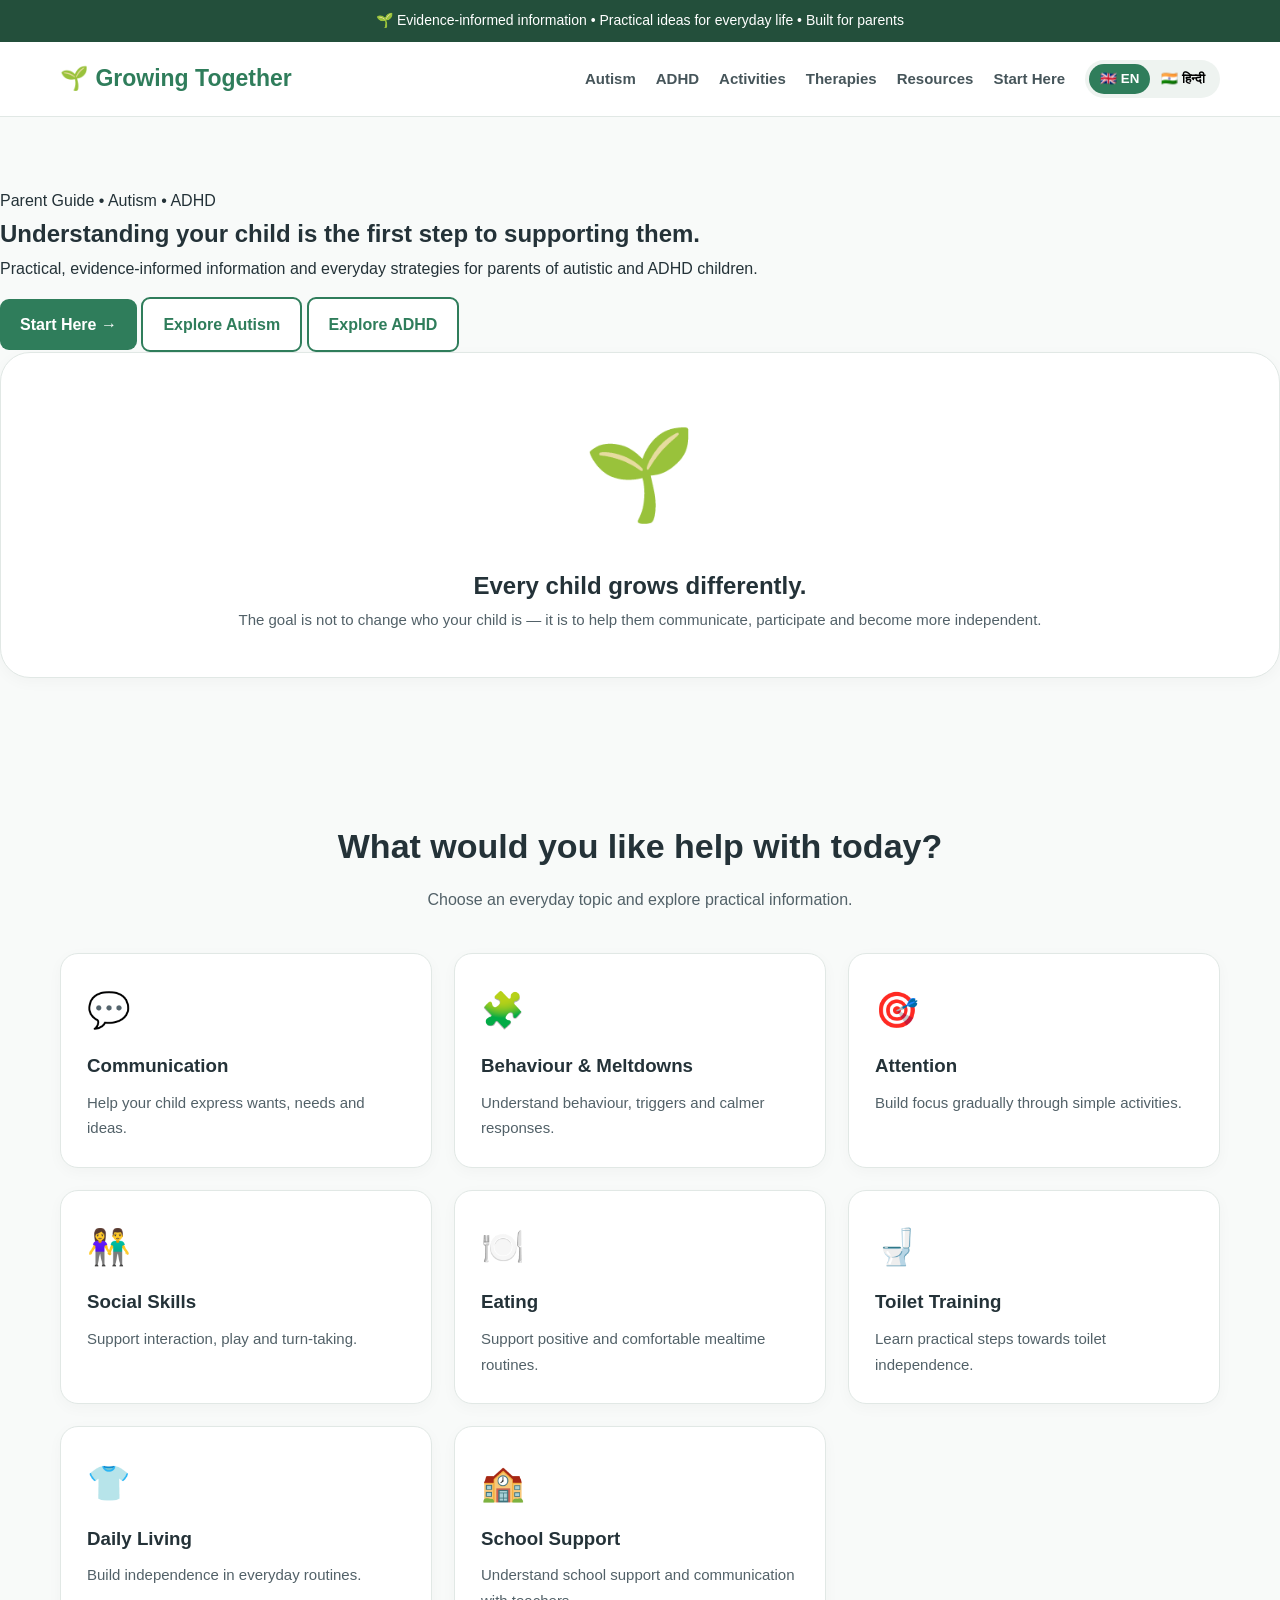
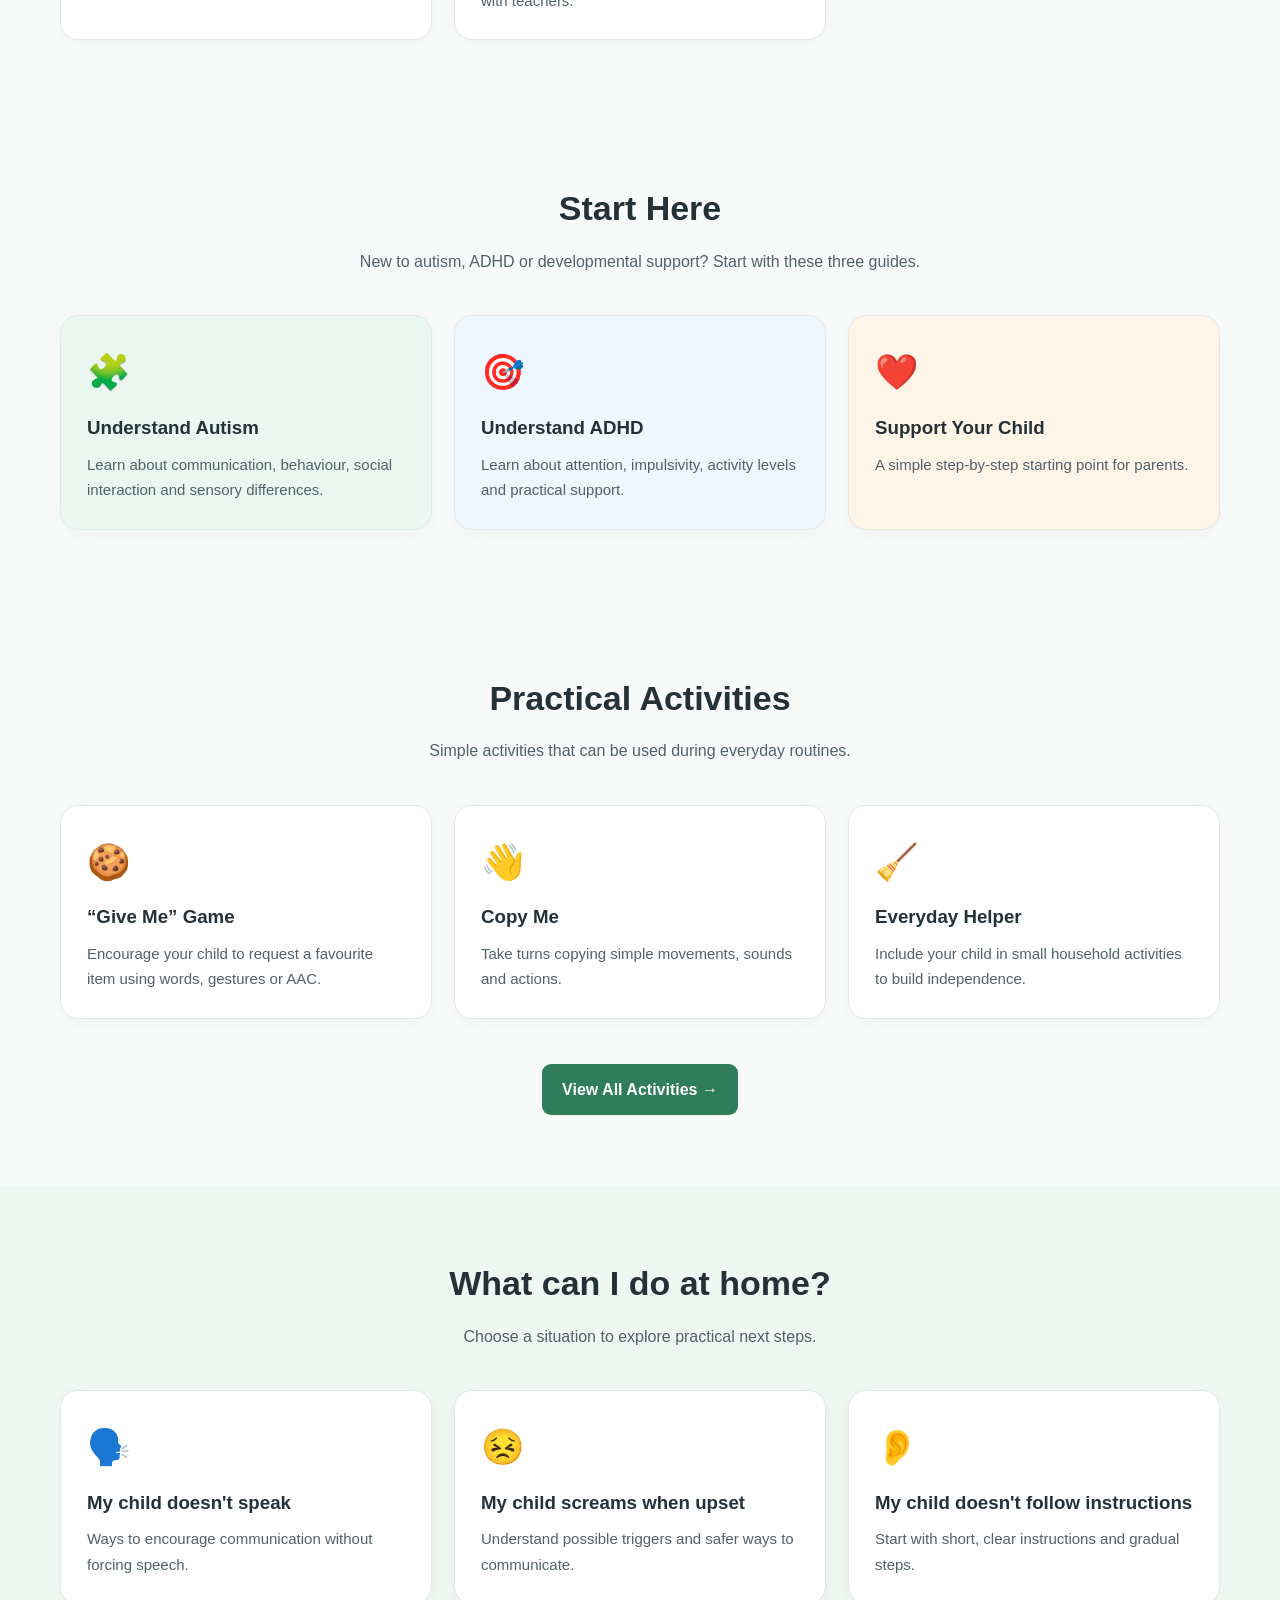
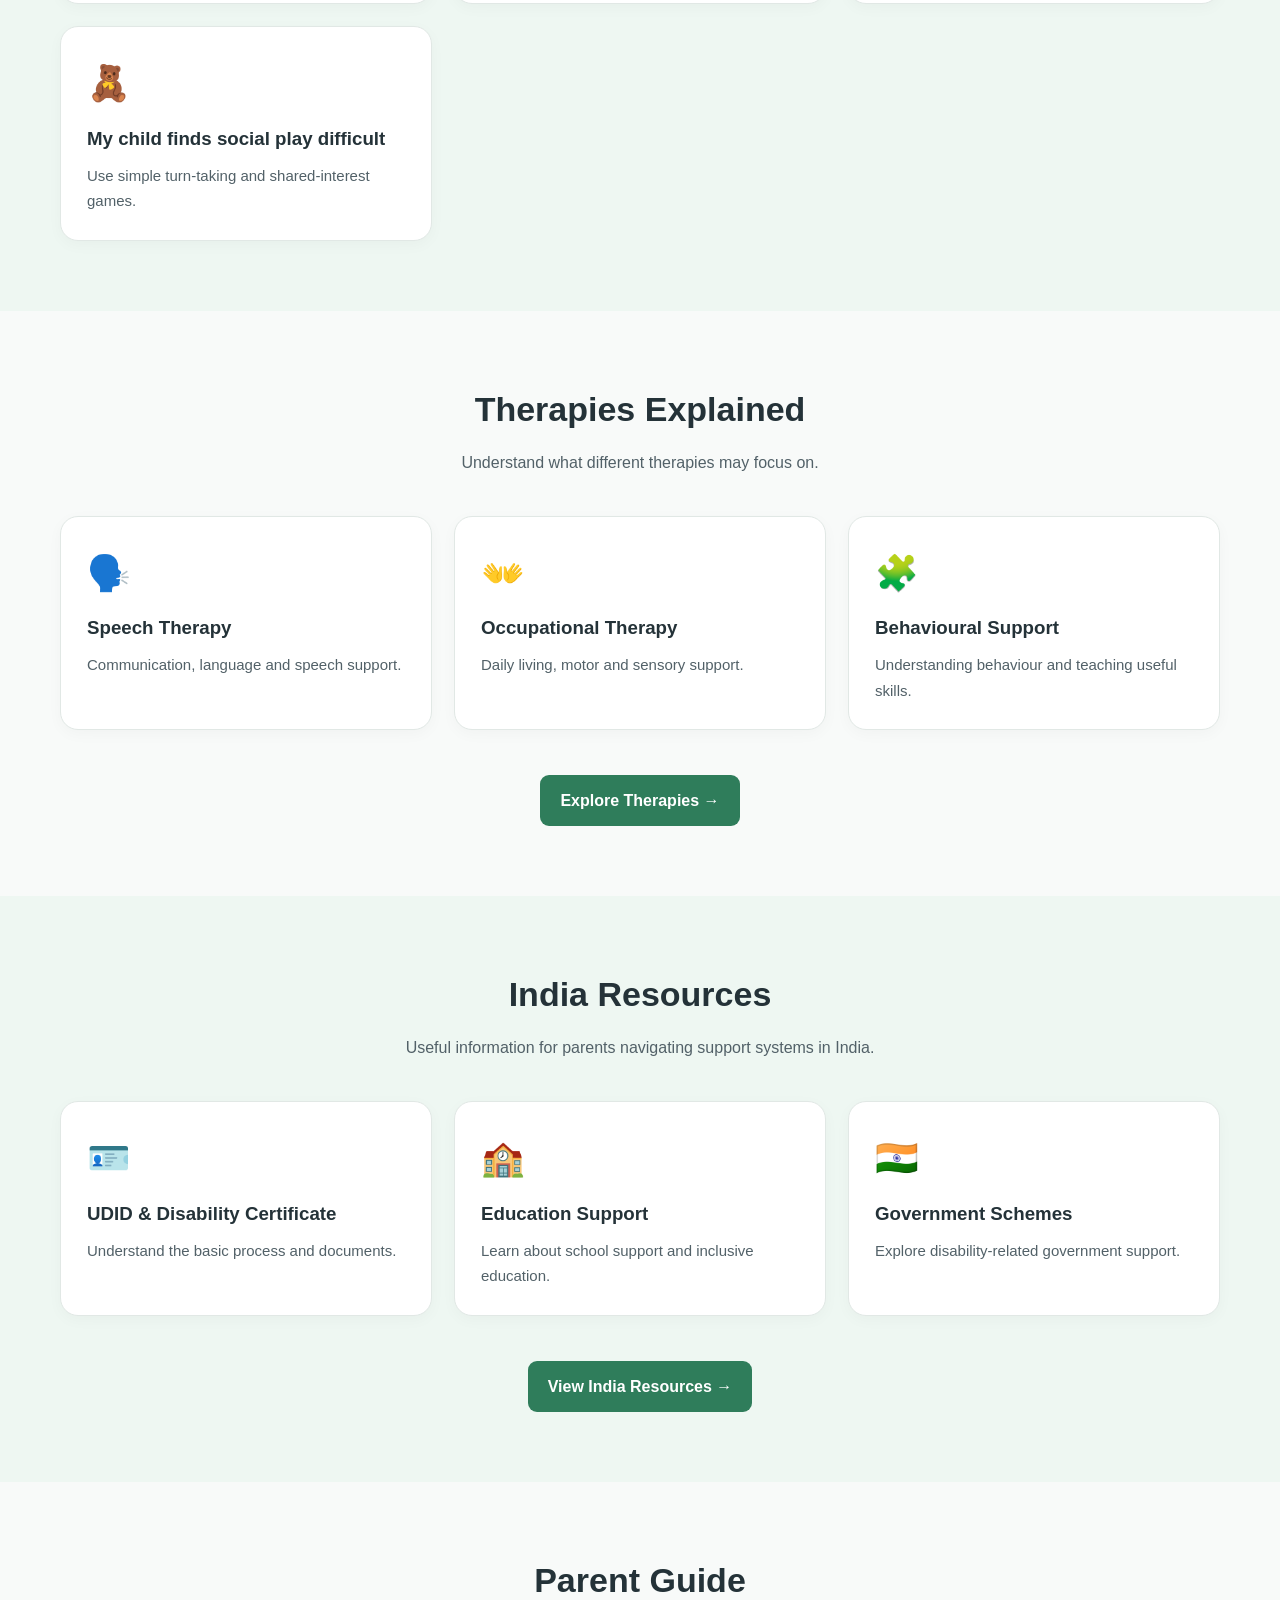
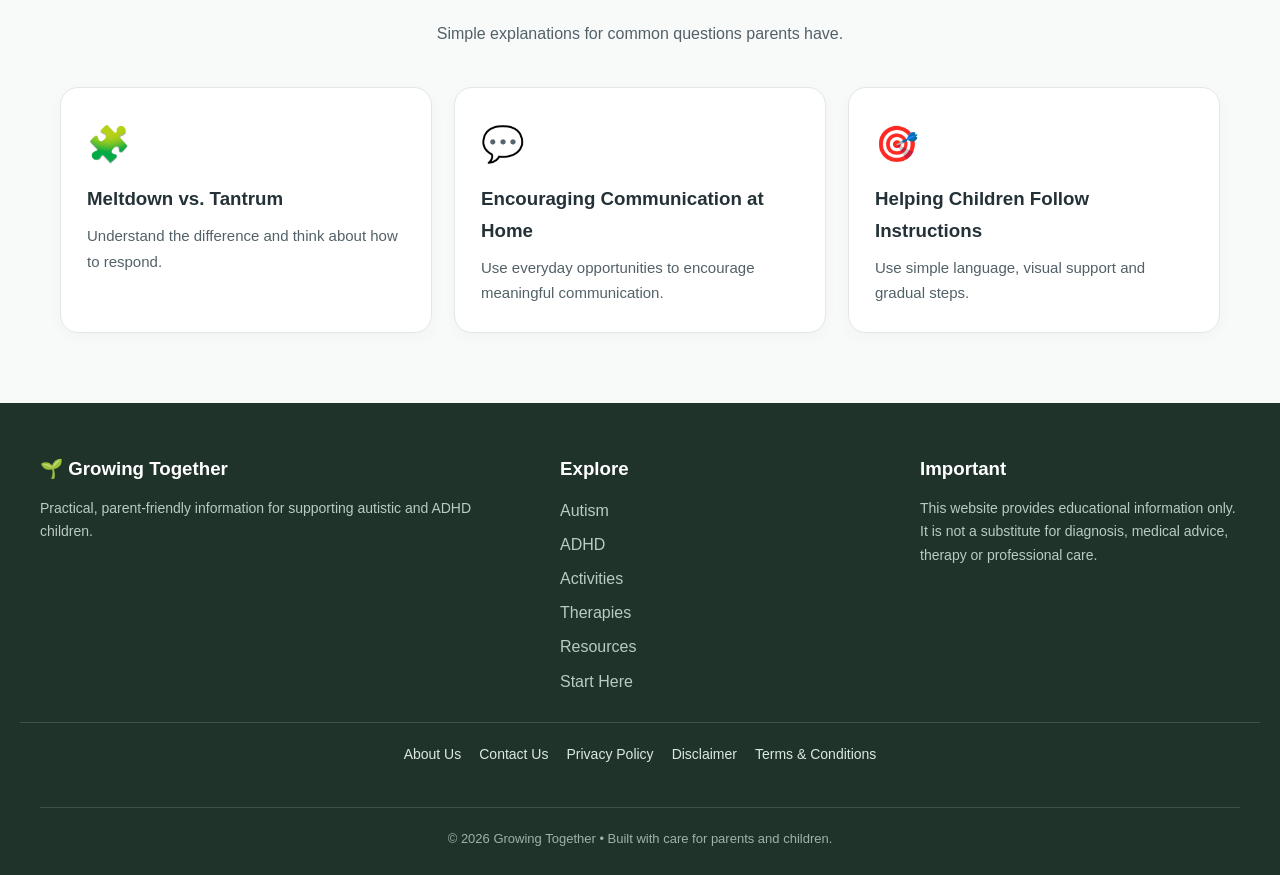
<file: index.html>
<!DOCTYPE html>
<html lang="en">

<head>
    <meta charset="UTF-8">
    <meta name="viewport" content="width=device-width, initial-scale=1.0">

    <title>Growing Together | Autism & ADHD Parent Guide</title>

    <!-- Common CSS -->
    <link rel="stylesheet" href="style.css">
</head>

<body>

<!-- =====================================================
     TOP BAR
===================================================== -->

<div class="topbar"
     data-en="🌱 Evidence-informed information • Practical ideas for everyday life • Built for parents"
     data-hi="🌱 प्रमाण-आधारित जानकारी • रोज़मर्रा की ज़िंदगी के लिए उपयोगी सुझाव • माता-पिता के लिए बनाया गया">

    🌱 Evidence-informed information • Practical ideas for everyday life • Built for parents

</div>


<!-- =====================================================
     HEADER / NAVIGATION
===================================================== -->

<header>

    <nav class="navbar">

        <!-- LOGO -->
        <a href="index.html" class="logo">
            🌱 Growing Together
        </a>


        <div class="nav-right">

            <!-- NAVIGATION LINKS -->

            <div class="nav-links" id="navLinks">

                <a href="autism.html"
                   data-en="Autism"
                   data-hi="ऑटिज़्म">
                    Autism
                </a>

                <a href="adhd.html"
                   data-en="ADHD"
                   data-hi="ADHD">
                    ADHD
                </a>

                <a href="activities.html"
                   data-en="Activities"
                   data-hi="गतिविधियाँ">
                    Activities
                </a>

                <a href="therapies.html"
                   data-en="Therapies"
                   data-hi="थेरेपी">
                    Therapies
                </a>

                <a href="resources.html"
                   data-en="Resources"
                   data-hi="संसाधन">
                    Resources
                </a>

                <a href="start-here.html"
                   data-en="Start Here"
                   data-hi="यहाँ से शुरू करें">
                    Start Here
                </a>

            </div>


            <!-- LANGUAGE SWITCH -->

            <div class="language-switch">

                <button id="enBtn" class="active">
                    🇬🇧 EN
                </button>

                <button id="hiBtn">
                    🇮🇳 हिन्दी
                </button>

            </div>


            <!-- MOBILE MENU -->

            <button class="menu-btn" id="menuBtn">
                ☰
            </button>

        </div>

    </nav>

</header>



<!-- =====================================================
     HERO SECTION
===================================================== -->

<section class="hero">

    <div class="hero-inner">


        <!-- HERO CONTENT -->

        <div>

            <span class="badge"
                  data-en="Parent Guide • Autism • ADHD"
                  data-hi="Parent Guide • ऑटिज़्म • ADHD">

                Parent Guide • Autism • ADHD

            </span>


            <h1
                data-en="Understanding your child is the first step to supporting them."
                data-hi="अपने बच्चे को समझना, उसका सहयोग करने की पहली सीढ़ी है।">

                Understanding your child is the first step to supporting them.

            </h1>


            <p
                data-en="Practical, evidence-informed information and everyday strategies for parents of autistic and ADHD children."
                data-hi="ऑटिज़्म और ADHD वाले बच्चों के माता-पिता के लिए सरल, प्रमाण-आधारित जानकारी और रोज़मर्रा में काम आने वाले सुझाव।">

                Practical, evidence-informed information and everyday strategies for parents of autistic and ADHD children.

            </p>


            <div class="buttons">

                <a href="start-here.html"
                   class="button"
                   data-en="Start Here →"
                   data-hi="यहाँ से शुरू करें →">

                    Start Here →

                </a>


                <a href="autism.html"
                   class="button light"
                   data-en="Explore Autism"
                   data-hi="ऑटिज़्म समझें">

                    Explore Autism

                </a>


                <a href="adhd.html"
                   class="button light"
                   data-en="Explore ADHD"
                   data-hi="ADHD समझें">

                    Explore ADHD

                </a>

            </div>

        </div>



        <!-- HERO CARD -->

        <div class="card"
             style="text-align:center;padding:45px 30px;border-radius:30px;">

            <div style="font-size:90px;margin-bottom:15px;">
                🌱
            </div>


            <h2
                data-en="Every child grows differently."
                data-hi="हर बच्चा अपने तरीके से आगे बढ़ता है।">

                Every child grows differently.

            </h2>


            <p
                data-en="The goal is not to change who your child is — it is to help them communicate, participate and become more independent."
                data-hi="लक्ष्य बच्चे को बदलना नहीं है — बल्कि उसकी communication, भागीदारी और आत्मनिर्भरता को बढ़ाने में मदद करना है।">

                The goal is not to change who your child is — it is to help them communicate, participate and become more independent.

            </p>

        </div>

    </div>

</section>



<!-- =====================================================
     WHAT DO YOU NEED HELP WITH?
===================================================== -->

<section>

    <div class="container">


        <div class="section-title">

            <h2
                data-en="What would you like help with today?"
                data-hi="आज आपको किस विषय में मदद चाहिए?">

                What would you like help with today?

            </h2>


            <p
                data-en="Choose an everyday topic and explore practical information."
                data-hi="रोज़मर्रा की किसी समस्या को चुनें और उससे जुड़ी practical information देखें।">

                Choose an everyday topic and explore practical information.

            </p>

        </div>



        <div class="grid">


            <!-- COMMUNICATION -->

            <a href="communication.html"
               class="card">

                <div class="icon">
                    💬
                </div>

                <h3
                    data-en="Communication"
                    data-hi="Communication">

                    Communication

                </h3>

                <p
                    data-en="Help your child express wants, needs and ideas."
                    data-hi="बच्चे को अपनी जरूरत, इच्छा और विचार व्यक्त करने में मदद करें।">

                    Help your child express wants, needs and ideas.

                </p>

            </a>



            <!-- BEHAVIOUR -->

            <a href="behaviour.html"
               class="card">

                <div class="icon">
                    🧩
                </div>

                <h3
                    data-en="Behaviour & Meltdowns"
                    data-hi="Behaviour और Meltdown">

                    Behaviour & Meltdowns

                </h3>

                <p
                    data-en="Understand behaviour, triggers and calmer responses."
                    data-hi="Behaviour, triggers और शांत तरीके से response देना समझें।">

                    Understand behaviour, triggers and calmer responses.

                </p>

            </a>



            <!-- ATTENTION -->

            <a href="attention.html"
               class="card">

                <div class="icon">
                    🎯
                </div>

                <h3
                    data-en="Attention"
                    data-hi="Attention">

                    Attention

                </h3>

                <p
                    data-en="Build focus gradually through simple activities."
                    data-hi="सरल activities के माध्यम से धीरे-धीरे focus बढ़ाएँ।">

                    Build focus gradually through simple activities.

                </p>

            </a>



            <!-- SOCIAL SKILLS -->

            <a href="social-skills.html"
               class="card">

                <div class="icon">
                    👫
                </div>

                <h3
                    data-en="Social Skills"
                    data-hi="Social Skills">

                    Social Skills

                </h3>

                <p
                    data-en="Support interaction, play and turn-taking."
                    data-hi="Interaction, play और turn-taking में support करें।">

                    Support interaction, play and turn-taking.

                </p>

            </a>



            <!-- EATING -->

            <a href="eating.html"
               class="card">

                <div class="icon">
                    🍽️
                </div>

                <h3
                    data-en="Eating"
                    data-hi="Eating">

                    Eating

                </h3>

                <p
                    data-en="Support positive and comfortable mealtime routines."
                    data-hi="खाने के समय अच्छी और comfortable routines बनाने में मदद करें।">

                    Support positive and comfortable mealtime routines.

                </p>

            </a>



            <!-- TOILET TRAINING -->

            <a href="toilet-training.html"
               class="card">

                <div class="icon">
                    🚽
                </div>

                <h3
                    data-en="Toilet Training"
                    data-hi="Toilet Training">

                    Toilet Training

                </h3>

                <p
                    data-en="Learn practical steps towards toilet independence."
                    data-hi="Toilet में independence के लिए practical steps सीखें।">

                    Learn practical steps towards toilet independence.

                </p>

            </a>



            <!-- DAILY LIVING -->

            <a href="daily-living.html"
               class="card">

                <div class="icon">
                    👕
                </div>

                <h3
                    data-en="Daily Living"
                    data-hi="Daily Living">

                    Daily Living

                </h3>

                <p
                    data-en="Build independence in everyday routines."
                    data-hi="रोज़मर्रा की routines में independence बढ़ाएँ।">

                    Build independence in everyday routines.

                </p>

            </a>



            <!-- SCHOOL SUPPORT -->

            <a href="school-support.html"
               class="card">

                <div class="icon">
                    🏫
                </div>

                <h3
                    data-en="School Support"
                    data-hi="School Support">

                    School Support

                </h3>

                <p
                    data-en="Understand school support and communication with teachers."
                    data-hi="School support और teachers के साथ communication को समझें।">

                    Understand school support and communication with teachers.

                </p>

            </a>


        </div>

    </div>

</section>



<!-- =====================================================
     START HERE
===================================================== -->

<section>

    <div class="container">


        <div class="section-title">

            <h2
                data-en="Start Here"
                data-hi="यहाँ से शुरू करें">

                Start Here

            </h2>


            <p
                data-en="New to autism, ADHD or developmental support? Start with these three guides."
                data-hi="Autism, ADHD या developmental support के बारे में पहली बार जान रहे हैं? इन तीन guides से शुरुआत करें।">

                New to autism, ADHD or developmental support? Start with these three guides.

            </p>

        </div>



        <div class="grid">


            <!-- AUTISM -->

            <a href="autism.html"
               class="card"
               style="background:#eaf7f0;">

                <div class="icon">
                    🧩
                </div>

                <h3
                    data-en="Understand Autism"
                    data-hi="ऑटिज़्म को समझें">

                    Understand Autism

                </h3>

                <p
                    data-en="Learn about communication, behaviour, social interaction and sensory differences."
                    data-hi="Communication, behaviour, social interaction और sensory differences के बारे में जानें।">

                    Learn about communication, behaviour, social interaction and sensory differences.

                </p>

            </a>



            <!-- ADHD -->

            <a href="adhd.html"
               class="card"
               style="background:#eef6ff;">

                <div class="icon">
                    🎯
                </div>

                <h3
                    data-en="Understand ADHD"
                    data-hi="ADHD को समझें">

                    Understand ADHD

                </h3>

                <p
                    data-en="Learn about attention, impulsivity, activity levels and practical support."
                    data-hi="Attention, impulsivity, activity level और practical support के बारे में जानें।">

                    Learn about attention, impulsivity, activity levels and practical support.

                </p>

            </a>



            <!-- SUPPORT -->

            <a href="start-here.html"
               class="card"
               style="background:#fff4e8;">

                <div class="icon">
                    ❤️
                </div>

                <h3
                    data-en="Support Your Child"
                    data-hi="अपने बच्चे का सहयोग करें">

                    Support Your Child

                </h3>

                <p
                    data-en="A simple step-by-step starting point for parents."
                    data-hi="Parents के लिए step-by-step simple starting guide।">

                    A simple step-by-step starting point for parents.

                </p>

            </a>


        </div>

    </div>

</section>



<!-- =====================================================
     PRACTICAL ACTIVITIES
===================================================== -->

<section>

    <div class="container">


        <div class="section-title">

            <h2
                data-en="Practical Activities"
                data-hi="आसान और उपयोगी Activities">

                Practical Activities

            </h2>


            <p
                data-en="Simple activities that can be used during everyday routines."
                data-hi="ऐसी simple activities जिन्हें रोज़मर्रा की routines में किया जा सकता है।">

                Simple activities that can be used during everyday routines.

            </p>

        </div>



        <div class="grid">


            <div class="card">

                <div class="icon">
                    🍪
                </div>

                <h3
                    data-en="“Give Me” Game"
                    data-hi="“मुझे दो” Game">

                    “Give Me” Game

                </h3>

                <p
                    data-en="Encourage your child to request a favourite item using words, gestures or AAC."
                    data-hi="बच्चे को words, gestures या AAC से पसंदीदा चीज़ मांगने के लिए encourage करें।">

                    Encourage your child to request a favourite item using words, gestures or AAC.

                </p>

            </div>



            <div class="card">

                <div class="icon">
                    👋
                </div>

                <h3
                    data-en="Copy Me"
                    data-hi="मेरी नकल करो">

                    Copy Me

                </h3>

                <p
                    data-en="Take turns copying simple movements, sounds and actions."
                    data-hi="Simple movements, sounds और actions की बारी-बारी से नकल करें।">

                    Take turns copying simple movements, sounds and actions.

                </p>

            </div>



            <div class="card">

                <div class="icon">
                    🧹
                </div>

                <h3
                    data-en="Everyday Helper"
                    data-hi="घर का छोटा Helper">

                    Everyday Helper

                </h3>

                <p
                    data-en="Include your child in small household activities to build independence."
                    data-hi="Independence बढ़ाने के लिए बच्चे को छोटे household activities में शामिल करें।">

                    Include your child in small household activities to build independence.

                </p>

            </div>


        </div>


        <div style="text-align:center;margin-top:30px;">

            <a href="activities.html"
               class="button"
               data-en="View All Activities →"
               data-hi="सभी Activities देखें →">

                View All Activities →

            </a>

        </div>

    </div>

</section>



<!-- =====================================================
     WHAT CAN I DO AT HOME?
===================================================== -->

<section style="background:#eef7f2;">

    <div class="container">


        <div class="section-title">

            <h2
                data-en="What can I do at home?"
                data-hi="मैं घर पर क्या कर सकता/सकती हूँ?">

                What can I do at home?

            </h2>


            <p
                data-en="Choose a situation to explore practical next steps."
                data-hi="किसी situation को चुनें और उसके practical next steps देखें।">

                Choose a situation to explore practical next steps.

            </p>

        </div>



        <div class="grid">


            <!-- SPEECH -->

            <a href="communication.html"
               class="card">

                <div class="icon">
                    🗣️
                </div>

                <h3
                    data-en="My child doesn't speak"
                    data-hi="मेरा बच्चा बोलता नहीं है">

                    My child doesn't speak

                </h3>

                <p
                    data-en="Ways to encourage communication without forcing speech."
                    data-hi="Speech के लिए दबाव डाले बिना communication को encourage करने के तरीके।">

                    Ways to encourage communication without forcing speech.

                </p>

            </a>



            <!-- MELTDOWN -->

            <a href="behaviour.html"
               class="card">

                <div class="icon">
                    😣
                </div>

                <h3
                    data-en="My child screams when upset"
                    data-hi="परेशान होने पर मेरा बच्चा चिल्लाता है">

                    My child screams when upset

                </h3>

                <p
                    data-en="Understand possible triggers and safer ways to communicate."
                    data-hi="Possible triggers और communication के सुरक्षित तरीकों को समझें।">

                    Understand possible triggers and safer ways to communicate.

                </p>

            </a>



            <!-- INSTRUCTIONS -->

            <a href="attention.html"
               class="card">

                <div class="icon">
                    👂
                </div>

                <h3
                    data-en="My child doesn't follow instructions"
                    data-hi="मेरा बच्चा instructions follow नहीं करता">

                    My child doesn't follow instructions

                </h3>

                <p
                    data-en="Start with short, clear instructions and gradual steps."
                    data-hi="छोटे और clear instructions से शुरुआत करें।">

                    Start with short, clear instructions and gradual steps.

                </p>

            </a>



            <!-- SOCIAL PLAY -->

            <a href="social-skills.html"
               class="card">

                <div class="icon">
                    🧸
                </div>

                <h3
                    data-en="My child finds social play difficult"
                    data-hi="मेरा बच्चा social play में कठिनाई महसूस करता है">

                    My child finds social play difficult

                </h3>

                <p
                    data-en="Use simple turn-taking and shared-interest games."
                    data-hi="Simple turn-taking और shared-interest games का उपयोग करें।">

                    Use simple turn-taking and shared-interest games.

                </p>

            </a>


        </div>

    </div>

</section>



<!-- =====================================================
     THERAPIES
===================================================== -->

<section>

    <div class="container">


        <div class="section-title">

            <h2
                data-en="Therapies Explained"
                data-hi="Therapies को समझें">

                Therapies Explained

            </h2>


            <p
                data-en="Understand what different therapies may focus on."
                data-hi="अलग-अलग therapies किस चीज़ पर focus कर सकती हैं, यह समझें।">

                Understand what different therapies may focus on.

            </p>

        </div>



        <div class="grid">


            <a href="therapies.html"
               class="card">

                <div class="icon">
                    🗣️
                </div>

                <h3
                    data-en="Speech Therapy"
                    data-hi="Speech Therapy">

                    Speech Therapy

                </h3>

                <p
                    data-en="Communication, language and speech support."
                    data-hi="Communication, language और speech support।">

                    Communication, language and speech support.

                </p>

            </a>



            <a href="therapies.html"
               class="card">

                <div class="icon">
                    👐
                </div>

                <h3
                    data-en="Occupational Therapy"
                    data-hi="Occupational Therapy">

                    Occupational Therapy

                </h3>

                <p
                    data-en="Daily living, motor and sensory support."
                    data-hi="Daily living, motor और sensory support।">

                    Daily living, motor and sensory support.

                </p>

            </a>



            <a href="therapies.html"
               class="card">

                <div class="icon">
                    🧩
                </div>

                <h3
                    data-en="Behavioural Support"
                    data-hi="Behavioural Support">

                    Behavioural Support

                </h3>

                <p
                    data-en="Understanding behaviour and teaching useful skills."
                    data-hi="Behaviour को समझना और useful skills सिखाना।">

                    Understanding behaviour and teaching useful skills.

                </p>

            </a>


        </div>


        <div style="text-align:center;margin-top:30px;">

            <a href="therapies.html"
               class="button"
               data-en="Explore Therapies →"
               data-hi="Therapies देखें →">

                Explore Therapies →

            </a>

        </div>

    </div>

</section>



<!-- =====================================================
     INDIA RESOURCES
===================================================== -->

<section style="background:#eef7f2;">

    <div class="container">


        <div class="section-title">

            <h2
                data-en="India Resources"
                data-hi="भारत में उपयोगी Resources">

                India Resources

            </h2>


            <p
                data-en="Useful information for parents navigating support systems in India."
                data-hi="भारत में support systems को समझने वाले parents के लिए उपयोगी जानकारी।">

                Useful information for parents navigating support systems in India.

            </p>

        </div>



        <div class="grid">


            <div class="card">

                <div class="icon">
                    🪪
                </div>

                <h3
                    data-en="UDID & Disability Certificate"
                    data-hi="UDID और Disability Certificate">

                    UDID & Disability Certificate

                </h3>

                <p
                    data-en="Understand the basic process and documents."
                    data-hi="Basic process और documents के बारे में जानें।">

                    Understand the basic process and documents.

                </p>

            </div>



            <div class="card">

                <div class="icon">
                    🏫
                </div>

                <h3
                    data-en="Education Support"
                    data-hi="Education Support">

                    Education Support

                </h3>

                <p
                    data-en="Learn about school support and inclusive education."
                    data-hi="School support और inclusive education के बारे में जानें।">

                    Learn about school support and inclusive education.

                </p>

            </div>



            <div class="card">

                <div class="icon">
                    🇮🇳
                </div>

                <h3
                    data-en="Government Schemes"
                    data-hi="Government Schemes">

                    Government Schemes

                </h3>

                <p
                    data-en="Explore disability-related government support."
                    data-hi="Disability-related government support के बारे में जानें।">

                    Explore disability-related government support.

                </p>

            </div>


        </div>


        <div style="text-align:center;margin-top:30px;">

            <a href="resources.html"
               class="button"
               data-en="View India Resources →"
               data-hi="India Resources देखें →">

                View India Resources →

            </a>

        </div>

    </div>

</section>



<!-- =====================================================
     PARENT GUIDE
===================================================== -->

<section>

    <div class="container">


        <div class="section-title">

            <h2
                data-en="Parent Guide"
                data-hi="Parent Guide">

                Parent Guide

            </h2>


            <p
                data-en="Simple explanations for common questions parents have."
                data-hi="Parents के common questions के आसान जवाब और जानकारी।">

                Simple explanations for common questions parents have.

            </p>

        </div>



        <div class="grid">


            <!-- MELTDOWN ARTICLE -->

            <a href="behaviour.html"
               class="card">

                <div class="icon">
                    🧩
                </div>

                <h3
                    data-en="Meltdown vs. Tantrum"
                    data-hi="Meltdown और Tantrum में अंतर">

                    Meltdown vs. Tantrum

                </h3>

                <p
                    data-en="Understand the difference and think about how to respond."
                    data-hi="अंतर को समझें और situation में कैसे response करना है, इस पर ध्यान दें।">

                    Understand the difference and think about how to respond.

                </p>

            </a>



            <!-- COMMUNICATION ARTICLE -->

            <a href="communication.html"
               class="card">

                <div class="icon">
                    💬
                </div>

                <h3
                    data-en="Encouraging Communication at Home"
                    data-hi="घर पर Communication को बढ़ावा देना">

                    Encouraging Communication at Home

                </h3>

                <p
                    data-en="Use everyday opportunities to encourage meaningful communication."
                    data-hi="Meaningful communication को बढ़ाने के लिए रोज़मर्रा के opportunities का उपयोग करें।">

                    Use everyday opportunities to encourage meaningful communication.

                </p>

            </a>



            <!-- INSTRUCTIONS ARTICLE -->

            <a href="attention.html"
               class="card">

                <div class="icon">
                    🎯
                </div>

                <h3
                    data-en="Helping Children Follow Instructions"
                    data-hi="बच्चे को Instructions follow करने में मदद करना">

                    Helping Children Follow Instructions

                </h3>

                <p
                    data-en="Use simple language, visual support and gradual steps."
                    data-hi="Simple language, visual support और छोटे-छोटे steps का उपयोग करें।">

                    Use simple language, visual support and gradual steps.

                </p>

            </a>


        </div>

    </div>

</section>



<!-- =====================================================
     FOOTER
===================================================== -->

<footer>

    <div class="footer-inner">


        <!-- ABOUT -->

        <div>

            <h3>
                🌱 Growing Together
            </h3>

            <p
                data-en="Practical, parent-friendly information for supporting autistic and ADHD children."
                data-hi="ऑटिज़्म और ADHD वाले बच्चों के support के लिए सरल और parent-friendly information।">

                Practical, parent-friendly information for supporting autistic and ADHD children.

            </p>

        </div>



        <!-- EXPLORE -->

        <div>

            <h3
                data-en="Explore"
                data-hi="Explore">

                Explore

            </h3>

            <ul>

                <li>
                    <a href="autism.html"
                       data-en="Autism"
                       data-hi="ऑटिज़्म">
                        Autism
                    </a>
                </li>

                <li>
                    <a href="adhd.html"
                       data-en="ADHD"
                       data-hi="ADHD">
                        ADHD
                    </a>
                </li>

                <li>
                    <a href="activities.html"
                       data-en="Activities"
                       data-hi="गतिविधियाँ">
                        Activities
                    </a>
                </li>

                <li>
                    <a href="therapies.html"
                       data-en="Therapies"
                       data-hi="थेरेपी">
                        Therapies
                    </a>
                </li>

                <li>
                    <a href="resources.html"
                       data-en="Resources"
                       data-hi="संसाधन">
                        Resources
                    </a>
                </li>

                <li>
                    <a href="start-here.html"
                       data-en="Start Here"
                       data-hi="यहाँ से शुरू करें">
                        Start Here
                    </a>
                </li>

            </ul>

        </div>



        <!-- IMPORTANT -->

        <div>

            <h3
                data-en="Important"
                data-hi="महत्वपूर्ण">

                Important

            </h3>

            <p
                data-en="This website provides educational information only. It is not a substitute for diagnosis, medical advice, therapy or professional care."
                data-hi="यह वेबसाइट केवल educational information देती है। यह diagnosis, medical advice, therapy या professional care का विकल्प नहीं है।">

                This website provides educational information only. It is not a substitute for diagnosis, medical advice, therapy or professional care.

            </p>

        </div>


    </div>


    <!-- LEGAL & INFORMATION LINKS -->

    <div class="footer-legal">

        <a href="about.html"
           data-en="About Us"
           data-hi="हमारे बारे में">
            About Us
        </a>

        <a href="contact.html"
           data-en="Contact Us"
           data-hi="संपर्क करें">
            Contact Us
        </a>

        <a href="privacy-policy.html"
           data-en="Privacy Policy"
           data-hi="Privacy Policy">
            Privacy Policy
        </a>

        <a href="disclaimer.html"
           data-en="Disclaimer"
           data-hi="अस्वीकरण">
            Disclaimer
        </a>

        <a href="terms.html"
           data-en="Terms & Conditions"
           data-hi="नियम और शर्तें">
            Terms & Conditions
        </a>

    </div>


    <!-- COPYRIGHT -->

    <div class="copyright">

        © 2026 Growing Together • 

        <span
            data-en="Built with care for parents and children."
            data-hi="माता-पिता और बच्चों के लिए care के साथ बनाया गया।">

            Built with care for parents and children.

        </span>

    </div>

</footer>


<!-- =====================================================
     JAVASCRIPT
===================================================== -->

<script src="script.js"></script>

</body>
</html>
</file>
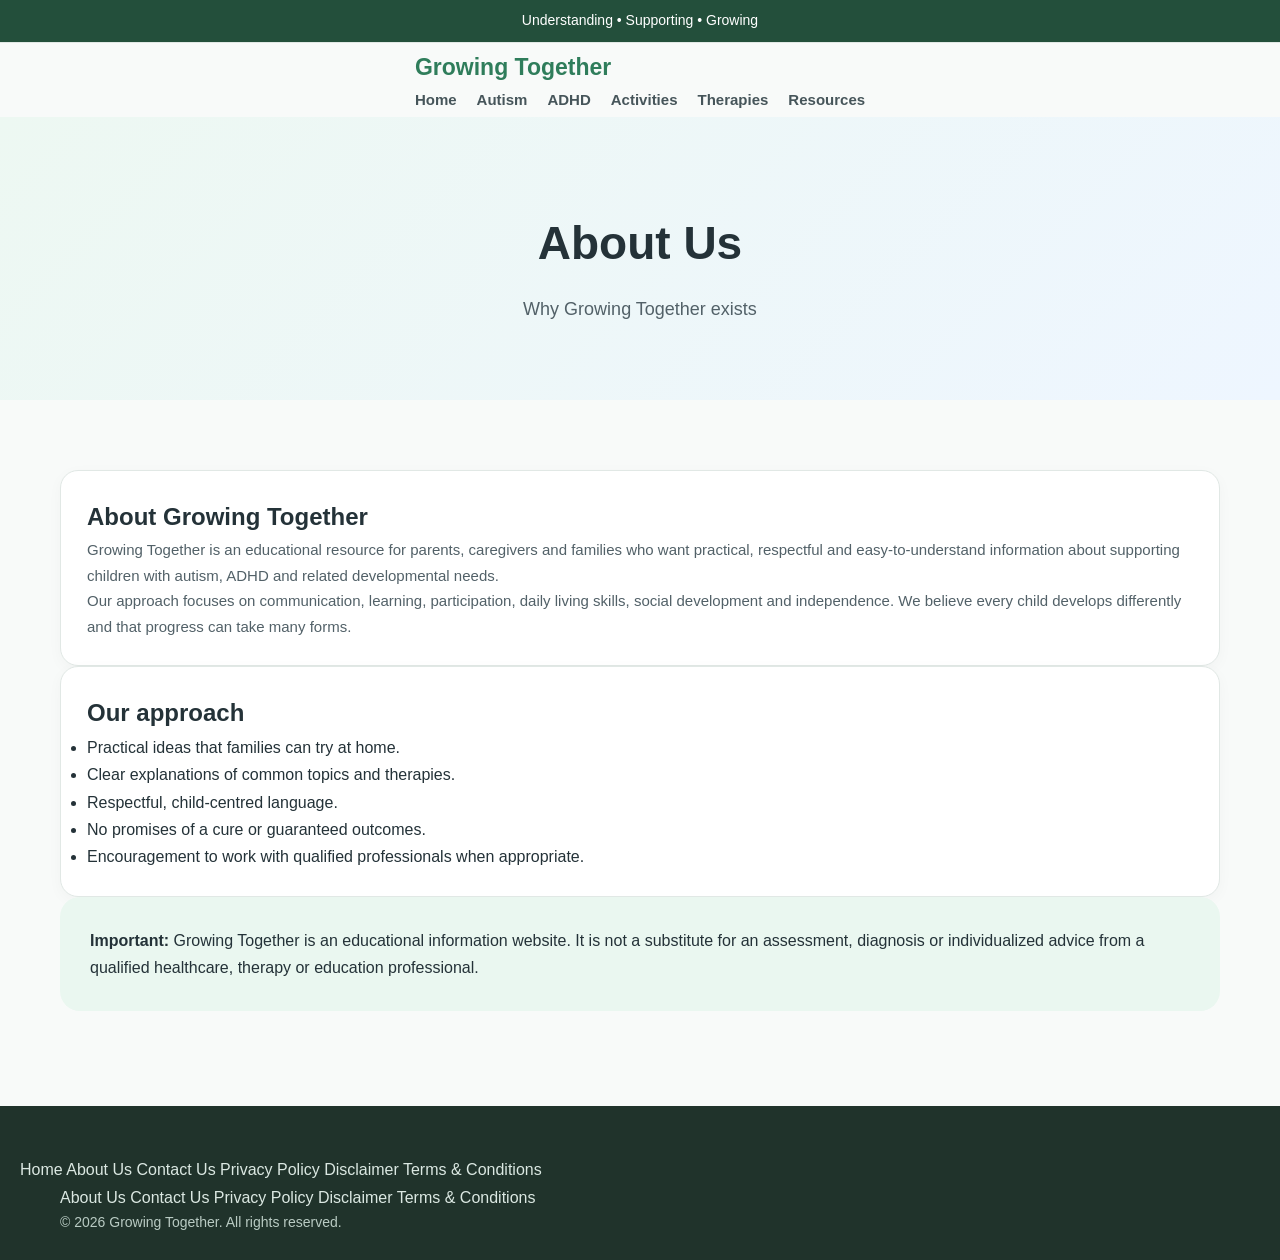
<file: about.html>
<!DOCTYPE html>
<html lang="en">
<head>
<meta charset="UTF-8">
<meta name="viewport" content="width=device-width, initial-scale=1.0">
<title>About Us | Growing Together</title>
<link rel="stylesheet" href="style.css">
</head>
<body>
<header class="topbar">
  <div class="container">
    <span>Understanding • Supporting • Growing</span>
  </div>
</header>

<nav class="navbar">
  <div class="container nav-container">
    <a class="logo" href="index.html">Growing Together</a>
    <button class="menu-btn" id="menuBtn">☰</button>
    <div class="nav-links" id="navLinks">
      <a href="index.html">Home</a>
      <a href="autism.html">Autism</a>
      <a href="adhd.html">ADHD</a>
      <a href="activities.html">Activities</a>
      <a href="therapies.html">Therapies</a>
      <a href="resources.html">Resources</a>
    </div>
  </div>
</nav>

<main>
<section class="page-hero">
  <div class="container">
    <h1>About Us</h1>
    <p>Why Growing Together exists</p>
  </div>
</section>

<section class="section">
<div class="container">

<div class="card">
<h2>About Growing Together</h2>
<p>Growing Together is an educational resource for parents, caregivers and families who want practical, respectful and easy-to-understand information about supporting children with autism, ADHD and related developmental needs.</p>
<p>Our approach focuses on communication, learning, participation, daily living skills, social development and independence. We believe every child develops differently and that progress can take many forms.</p>
</div>

<div class="card">
<h2>Our approach</h2>
<ul>
<li>Practical ideas that families can try at home.</li>
<li>Clear explanations of common topics and therapies.</li>
<li>Respectful, child-centred language.</li>
<li>No promises of a cure or guaranteed outcomes.</li>
<li>Encouragement to work with qualified professionals when appropriate.</li>
</ul>
</div>

<div class="info-box">
<strong>Important:</strong> Growing Together is an educational information website. It is not a substitute for an assessment, diagnosis or individualized advice from a qualified healthcare, therapy or education professional.
</div>

</div>
</section>
</main>

<footer class="footer">
  <div class="container">
    <div class="footer-links">
      <a href="about.html">About Us</a>
      <a href="contact.html">Contact Us</a>
      <a href="privacy-policy.html">Privacy Policy</a>
      <a href="disclaimer.html">Disclaimer</a>
      <a href="terms.html">Terms &amp; Conditions</a>
    </div>
    <p>© 2026 Growing Together. All rights reserved.</p>
  </div>
</footer>

<script src="script.js"></script>
</body>
</html>
</file>
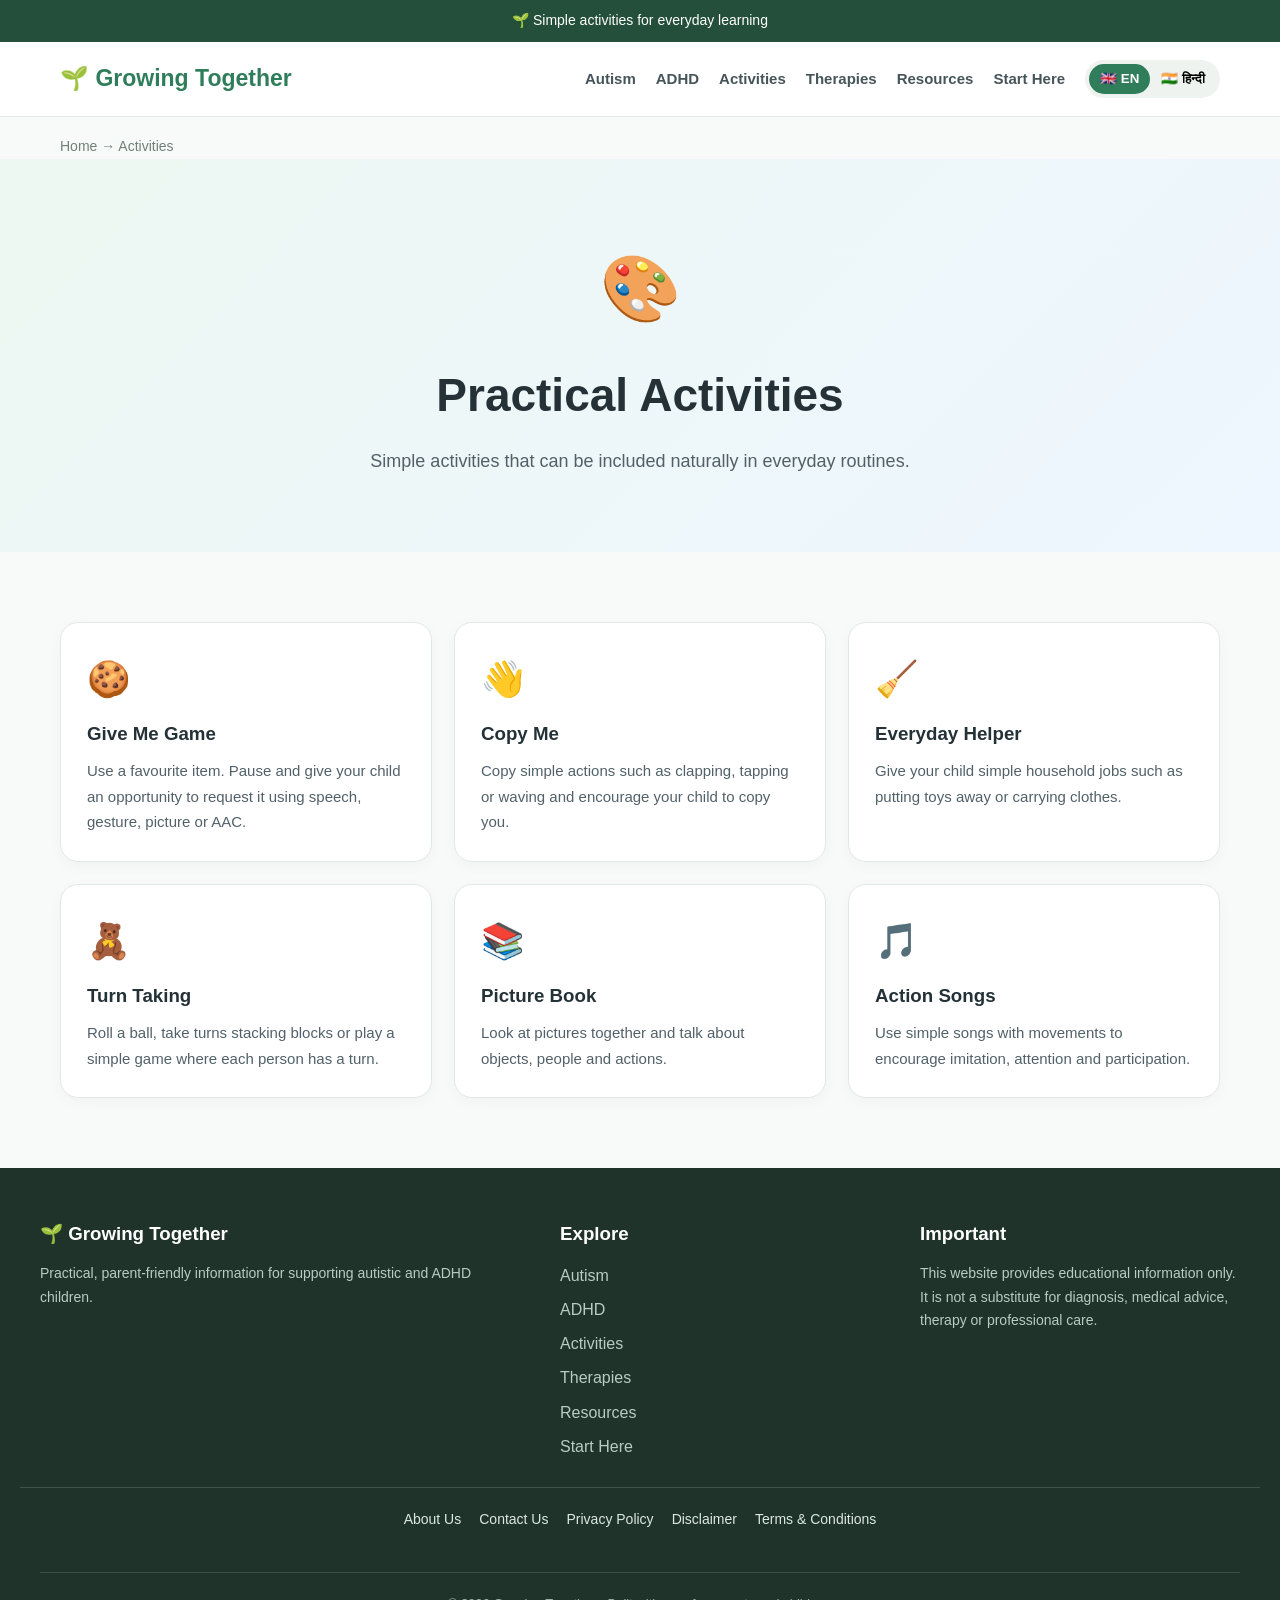
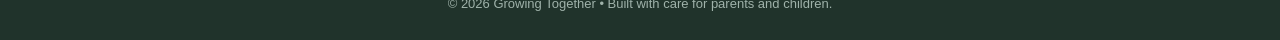
<file: activities.html>
<!DOCTYPE html>
<html lang="en">

<head>

<meta charset="UTF-8">
<meta name="viewport" content="width=device-width, initial-scale=1.0">

<title>Activities | Growing Together</title>

<link rel="stylesheet" href="style.css">

</head>

<body>

<div class="topbar">
🌱 Simple activities for everyday learning
</div>

<header>

<nav class="navbar">

<a href="index.html" class="logo">
🌱 Growing Together
</a>

<div class="nav-right">

<div class="nav-links" id="navLinks">

<a href="autism.html">Autism</a>
<a href="adhd.html">ADHD</a>
<a href="activities.html">Activities</a>
<a href="therapies.html">Therapies</a>
<a href="resources.html">Resources</a>
<a href="start-here.html">Start Here</a>

</div>

<div class="language-switch">
<button id="enBtn" class="active">🇬🇧 EN</button>
<button id="hiBtn">🇮🇳 हिन्दी</button>
</div>

<button class="menu-btn" id="menuBtn">☰</button>

</div>

</nav>

</header>


<div class="breadcrumb">
<a href="index.html">Home</a> → Activities
</div>


<section class="page-hero">

<div class="icon">🎨</div>

<h1 data-en="Practical Activities"
data-hi="आसान और उपयोगी गतिविधियाँ">
Practical Activities
</h1>

<p data-en="Simple activities that can be included naturally in everyday routines."
data-hi="ऐसी सरल activities जिन्हें रोज़मर्रा की routines में आसानी से शामिल किया जा सकता है।">
Simple activities that can be included naturally in everyday routines.
</p>

</section>


<section>

<div class="container">

<div class="grid">

<div class="card">

<div class="icon">🍪</div>

<h3 data-en="Give Me Game"
data-hi="“मुझे दो” Game">
Give Me Game
</h3>

<p data-en="Use a favourite item. Pause and give your child an opportunity to request it using speech, gesture, picture or AAC."
data-hi="पसंदीदा चीज़ का उपयोग करें। थोड़ी देर रुकें और बच्चे को speech, gesture, picture या AAC से मांग करने का मौका दें।">
Use a favourite item. Pause and give your child an opportunity to request it using speech, gesture, picture or AAC.
</p>

</div>


<div class="card">

<div class="icon">👋</div>

<h3 data-en="Copy Me"
data-hi="मेरी नकल करो">
Copy Me
</h3>

<p data-en="Copy simple actions such as clapping, tapping or waving and encourage your child to copy you."
data-hi="Clapping, tapping या waving जैसी simple actions करें और बच्चे को आपकी नकल करने के लिए encourage करें।">
Copy simple actions such as clapping, tapping or waving and encourage your child to copy you.
</p>

</div>


<div class="card">

<div class="icon">🧹</div>

<h3 data-en="Everyday Helper"
data-hi="घर का छोटा Helper">
Everyday Helper
</h3>

<p data-en="Give your child simple household jobs such as putting toys away or carrying clothes."
data-hi="बच्चे को toys रखना या कपड़े ले जाना जैसे छोटे household tasks दें।">
Give your child simple household jobs such as putting toys away or carrying clothes.
</p>

</div>


<div class="card">

<div class="icon">🧸</div>

<h3 data-en="Turn Taking"
data-hi="बारी-बारी से खेलना">
Turn Taking
</h3>

<p data-en="Roll a ball, take turns stacking blocks or play a simple game where each person has a turn."
data-hi="Ball roll करें, blocks लगाएँ या ऐसा simple game खेलें जिसमें हर व्यक्ति की बारी हो।">
Roll a ball, take turns stacking blocks or play a simple game where each person has a turn.
</p>

</div>


<div class="card">

<div class="icon">📚</div>

<h3 data-en="Picture Book"
data-hi="Picture Book">
Picture Book
</h3>

<p data-en="Look at pictures together and talk about objects, people and actions."
data-hi="Pictures को साथ देखें और objects, people और actions के बारे में बात करें।">
Look at pictures together and talk about objects, people and actions.
</p>

</div>


<div class="card">

<div class="icon">🎵</div>

<h3 data-en="Action Songs"
data-hi="Action Songs">
Action Songs
</h3>

<p data-en="Use simple songs with movements to encourage imitation, attention and participation."
data-hi="Simple songs और movements का उपयोग करके imitation, attention और participation को encourage करें।">
Use simple songs with movements to encourage imitation, attention and participation.
</p>

</div>

</div>

</div>

</section>


<footer>

    <div class="footer-inner">


        <!-- ABOUT -->

        <div>

            <h3>
                🌱 Growing Together
            </h3>

            <p
                data-en="Practical, parent-friendly information for supporting autistic and ADHD children."
                data-hi="ऑटिज़्म और ADHD वाले बच्चों के support के लिए सरल और parent-friendly information।">

                Practical, parent-friendly information for supporting autistic and ADHD children.

            </p>

        </div>



        <!-- EXPLORE -->

        <div>

            <h3
                data-en="Explore"
                data-hi="Explore">

                Explore

            </h3>

            <ul>

                <li>
                    <a href="autism.html"
                       data-en="Autism"
                       data-hi="ऑटिज़्म">
                        Autism
                    </a>
                </li>

                <li>
                    <a href="adhd.html"
                       data-en="ADHD"
                       data-hi="ADHD">
                        ADHD
                    </a>
                </li>

                <li>
                    <a href="activities.html"
                       data-en="Activities"
                       data-hi="गतिविधियाँ">
                        Activities
                    </a>
                </li>

                <li>
                    <a href="therapies.html"
                       data-en="Therapies"
                       data-hi="थेरेपी">
                        Therapies
                    </a>
                </li>

                <li>
                    <a href="resources.html"
                       data-en="Resources"
                       data-hi="संसाधन">
                        Resources
                    </a>
                </li>

                <li>
                    <a href="start-here.html"
                       data-en="Start Here"
                       data-hi="यहाँ से शुरू करें">
                        Start Here
                    </a>
                </li>

            </ul>

        </div>



        <!-- IMPORTANT -->

        <div>

            <h3
                data-en="Important"
                data-hi="महत्वपूर्ण">

                Important

            </h3>

            <p
                data-en="This website provides educational information only. It is not a substitute for diagnosis, medical advice, therapy or professional care."
                data-hi="यह वेबसाइट केवल educational information देती है। यह diagnosis, medical advice, therapy या professional care का विकल्प नहीं है।">

                This website provides educational information only. It is not a substitute for diagnosis, medical advice, therapy or professional care.

            </p>

        </div>


    </div>


    <!-- LEGAL & INFORMATION LINKS -->

    <div class="footer-legal">

        <a href="about.html"
           data-en="About Us"
           data-hi="हमारे बारे में">
            About Us
        </a>

        <a href="contact.html"
           data-en="Contact Us"
           data-hi="संपर्क करें">
            Contact Us
        </a>

        <a href="privacy-policy.html"
           data-en="Privacy Policy"
           data-hi="Privacy Policy">
            Privacy Policy
        </a>

        <a href="disclaimer.html"
           data-en="Disclaimer"
           data-hi="अस्वीकरण">
            Disclaimer
        </a>

        <a href="terms.html"
           data-en="Terms & Conditions"
           data-hi="नियम और शर्तें">
            Terms & Conditions
        </a>

    </div>


    <!-- COPYRIGHT -->

    <div class="copyright">

        © 2026 Growing Together • 

        <span
            data-en="Built with care for parents and children."
            data-hi="माता-पिता और बच्चों के लिए care के साथ बनाया गया।">

            Built with care for parents and children.

        </span>

    </div>

</footer>

<script src="script.js"></script>

</body>
</html>
</file>
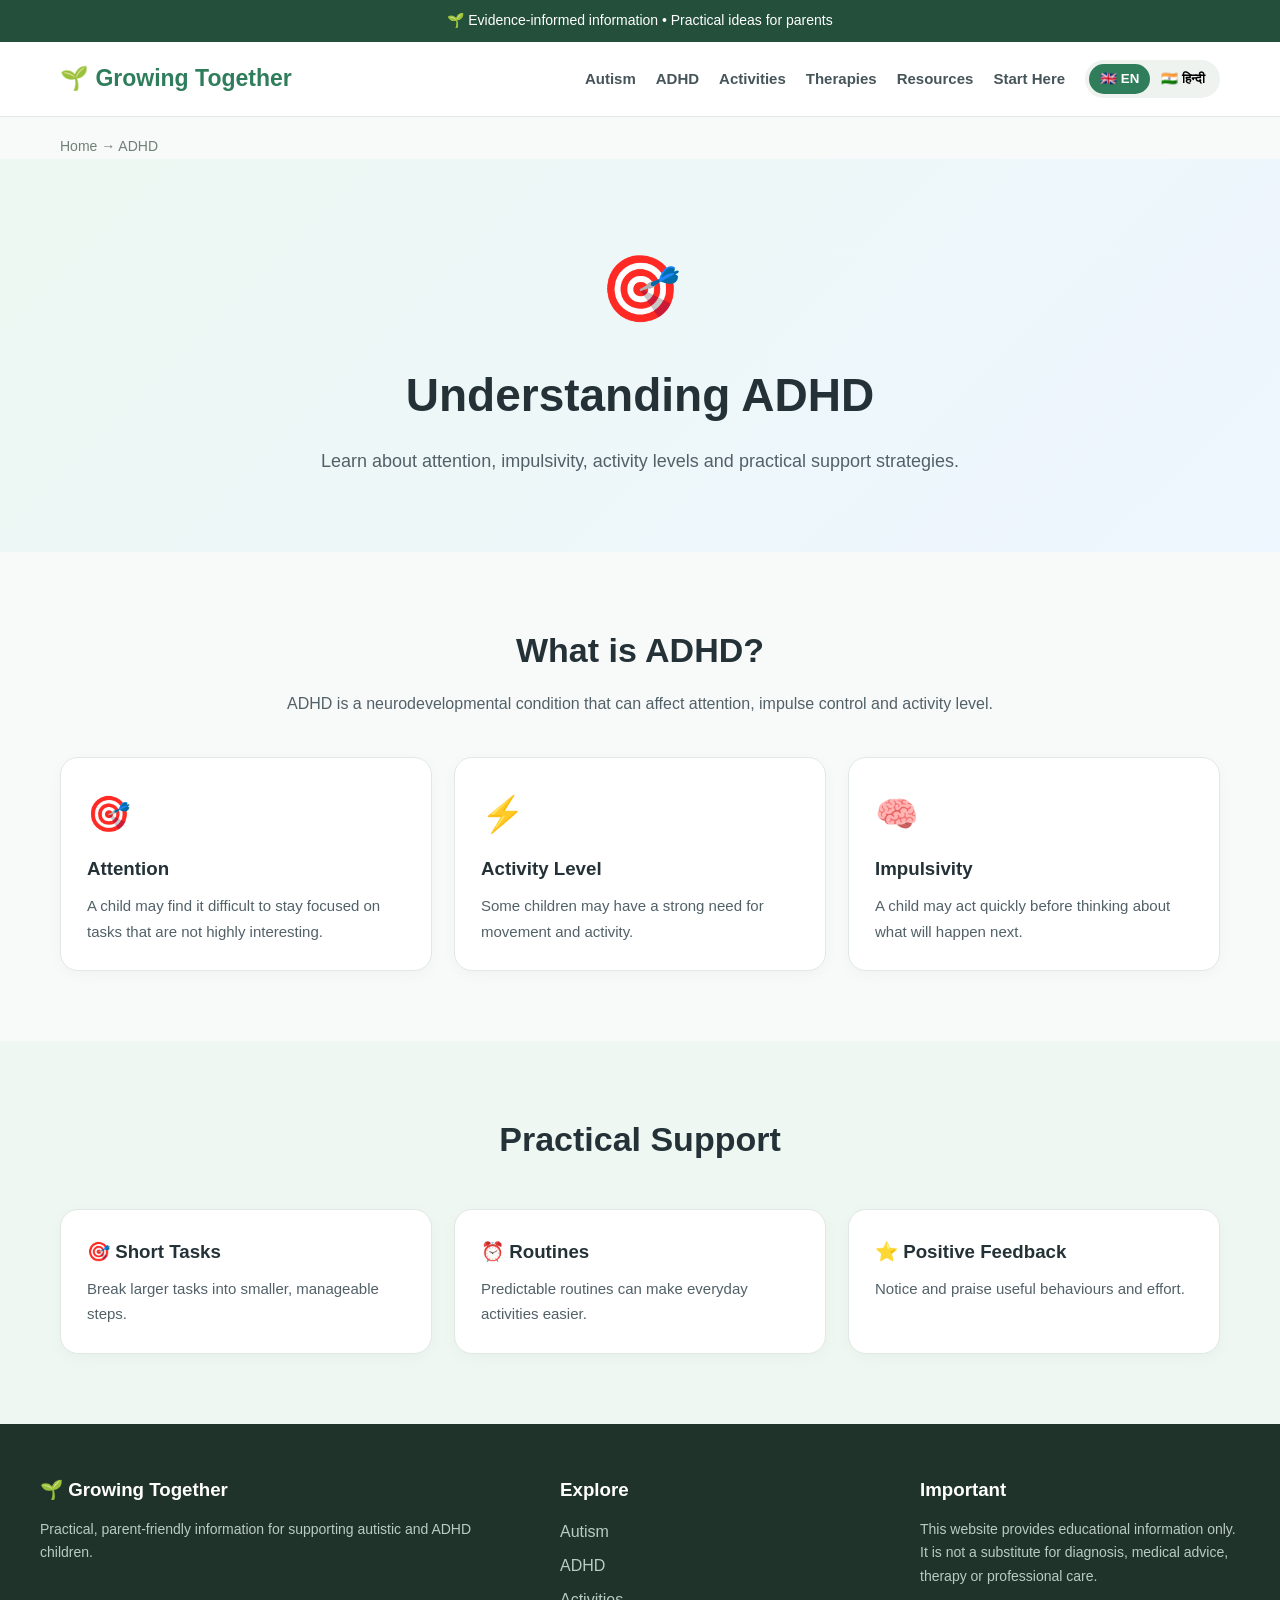
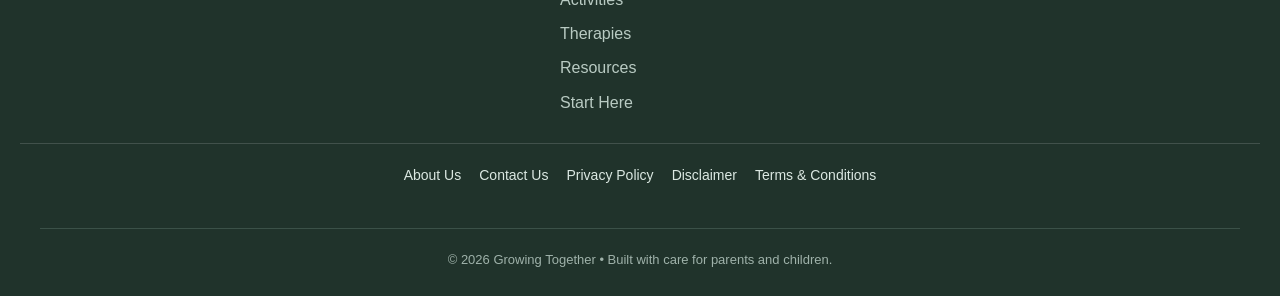
<file: adhd.html>
<!DOCTYPE html>
<html lang="en">
<head>

<meta charset="UTF-8">
<meta name="viewport" content="width=device-width, initial-scale=1.0">

<title>Understanding ADHD | Growing Together</title>

<link rel="stylesheet" href="style.css">

</head>

<body>

<div class="topbar">
🌱 Evidence-informed information • Practical ideas for parents
</div>

<header>

<nav class="navbar">

<a href="index.html" class="logo">
🌱 Growing Together
</a>

<div class="nav-right">

<div class="nav-links" id="navLinks">

<a href="autism.html">Autism</a>
<a href="adhd.html">ADHD</a>
<a href="activities.html">Activities</a>
<a href="therapies.html">Therapies</a>
<a href="resources.html">Resources</a>
<a href="start-here.html">Start Here</a>

</div>

<div class="language-switch">

<button id="enBtn" class="active">🇬🇧 EN</button>
<button id="hiBtn">🇮🇳 हिन्दी</button>

</div>

<button class="menu-btn" id="menuBtn">☰</button>

</div>

</nav>

</header>


<div class="breadcrumb">
<a href="index.html">Home</a> → ADHD
</div>


<section class="page-hero">

<div class="icon">🎯</div>

<h1 data-en="Understanding ADHD"
data-hi="ADHD को समझें">
Understanding ADHD
</h1>

<p data-en="Learn about attention, impulsivity, activity levels and practical support strategies."
data-hi="Attention, impulsivity, activity levels और practical support strategies के बारे में जानें।">
Learn about attention, impulsivity, activity levels and practical support strategies.
</p>

</section>


<section>

<div class="container">

<div class="section-title">

<h2 data-en="What is ADHD?"
data-hi="ADHD क्या है?">
What is ADHD?
</h2>

<p data-en="ADHD is a neurodevelopmental condition that can affect attention, impulse control and activity level."
data-hi="ADHD एक neurodevelopmental condition है जो attention, impulse control और activity level को प्रभावित कर सकती है।">
ADHD is a neurodevelopmental condition that can affect attention, impulse control and activity level.
</p>

</div>


<div class="grid">

<div class="card">

<div class="icon">🎯</div>

<h3 data-en="Attention"
data-hi="Attention">
Attention
</h3>

<p data-en="A child may find it difficult to stay focused on tasks that are not highly interesting."
data-hi="बच्चे को ऐसे tasks पर ध्यान बनाए रखना मुश्किल हो सकता है जिनमें उसकी रुचि कम हो।">
A child may find it difficult to stay focused on tasks that are not highly interesting.
</p>

</div>


<div class="card">

<div class="icon">⚡</div>

<h3 data-en="Activity Level"
data-hi="Activity Level">
Activity Level
</h3>

<p data-en="Some children may have a strong need for movement and activity."
data-hi="कुछ बच्चों में movement और activity की जरूरत अधिक हो सकती है।">
Some children may have a strong need for movement and activity.
</p>

</div>


<div class="card">

<div class="icon">🧠</div>

<h3 data-en="Impulsivity"
data-hi="Impulsivity">
Impulsivity
</h3>

<p data-en="A child may act quickly before thinking about what will happen next."
data-hi="बच्चा कभी-कभी आगे क्या होगा यह सोचे बिना जल्दी से action कर सकता है।">
A child may act quickly before thinking about what will happen next.
</p>

</div>

</div>

</div>

</section>


<section class="related">

<div class="container">

<div class="section-title">

<h2 data-en="Practical Support"
data-hi="Practical Support">
Practical Support
</h2>

</div>


<div class="grid">

<div class="card">
<h3>🎯 <span data-en="Short Tasks"
data-hi="छोटे Tasks">Short Tasks</span></h3>

<p data-en="Break larger tasks into smaller, manageable steps."
data-hi="बड़े tasks को छोटे और आसान steps में बाँटें।">
Break larger tasks into smaller, manageable steps.
</p>
</div>


<div class="card">
<h3>⏰ <span data-en="Routines"
data-hi="Routines">Routines</span></h3>

<p data-en="Predictable routines can make everyday activities easier."
data-hi="Predictable routines रोज़मर्रा के कामों को आसान बना सकती हैं।">
Predictable routines can make everyday activities easier.
</p>
</div>


<div class="card">
<h3>⭐ <span data-en="Positive Feedback"
data-hi="Positive Feedback">Positive Feedback</span></h3>

<p data-en="Notice and praise useful behaviours and effort."
data-hi="Useful behaviour और effort को notice करके praise करें।">
Notice and praise useful behaviours and effort.
</p>
</div>

</div>

</div>

</section>


<footer>

    <div class="footer-inner">


        <!-- ABOUT -->

        <div>

            <h3>
                🌱 Growing Together
            </h3>

            <p
                data-en="Practical, parent-friendly information for supporting autistic and ADHD children."
                data-hi="ऑटिज़्म और ADHD वाले बच्चों के support के लिए सरल और parent-friendly information।">

                Practical, parent-friendly information for supporting autistic and ADHD children.

            </p>

        </div>



        <!-- EXPLORE -->

        <div>

            <h3
                data-en="Explore"
                data-hi="Explore">

                Explore

            </h3>

            <ul>

                <li>
                    <a href="autism.html"
                       data-en="Autism"
                       data-hi="ऑटिज़्म">
                        Autism
                    </a>
                </li>

                <li>
                    <a href="adhd.html"
                       data-en="ADHD"
                       data-hi="ADHD">
                        ADHD
                    </a>
                </li>

                <li>
                    <a href="activities.html"
                       data-en="Activities"
                       data-hi="गतिविधियाँ">
                        Activities
                    </a>
                </li>

                <li>
                    <a href="therapies.html"
                       data-en="Therapies"
                       data-hi="थेरेपी">
                        Therapies
                    </a>
                </li>

                <li>
                    <a href="resources.html"
                       data-en="Resources"
                       data-hi="संसाधन">
                        Resources
                    </a>
                </li>

                <li>
                    <a href="start-here.html"
                       data-en="Start Here"
                       data-hi="यहाँ से शुरू करें">
                        Start Here
                    </a>
                </li>

            </ul>

        </div>



        <!-- IMPORTANT -->

        <div>

            <h3
                data-en="Important"
                data-hi="महत्वपूर्ण">

                Important

            </h3>

            <p
                data-en="This website provides educational information only. It is not a substitute for diagnosis, medical advice, therapy or professional care."
                data-hi="यह वेबसाइट केवल educational information देती है। यह diagnosis, medical advice, therapy या professional care का विकल्प नहीं है।">

                This website provides educational information only. It is not a substitute for diagnosis, medical advice, therapy or professional care.

            </p>

        </div>


    </div>


    <!-- LEGAL & INFORMATION LINKS -->

    <div class="footer-legal">

        <a href="about.html"
           data-en="About Us"
           data-hi="हमारे बारे में">
            About Us
        </a>

        <a href="contact.html"
           data-en="Contact Us"
           data-hi="संपर्क करें">
            Contact Us
        </a>

        <a href="privacy-policy.html"
           data-en="Privacy Policy"
           data-hi="Privacy Policy">
            Privacy Policy
        </a>

        <a href="disclaimer.html"
           data-en="Disclaimer"
           data-hi="अस्वीकरण">
            Disclaimer
        </a>

        <a href="terms.html"
           data-en="Terms & Conditions"
           data-hi="नियम और शर्तें">
            Terms & Conditions
        </a>

    </div>


    <!-- COPYRIGHT -->

    <div class="copyright">

        © 2026 Growing Together • 

        <span
            data-en="Built with care for parents and children."
            data-hi="माता-पिता और बच्चों के लिए care के साथ बनाया गया।">

            Built with care for parents and children.

        </span>

    </div>

</footer>

<script src="script.js"></script>

</body>
</html>
</file>
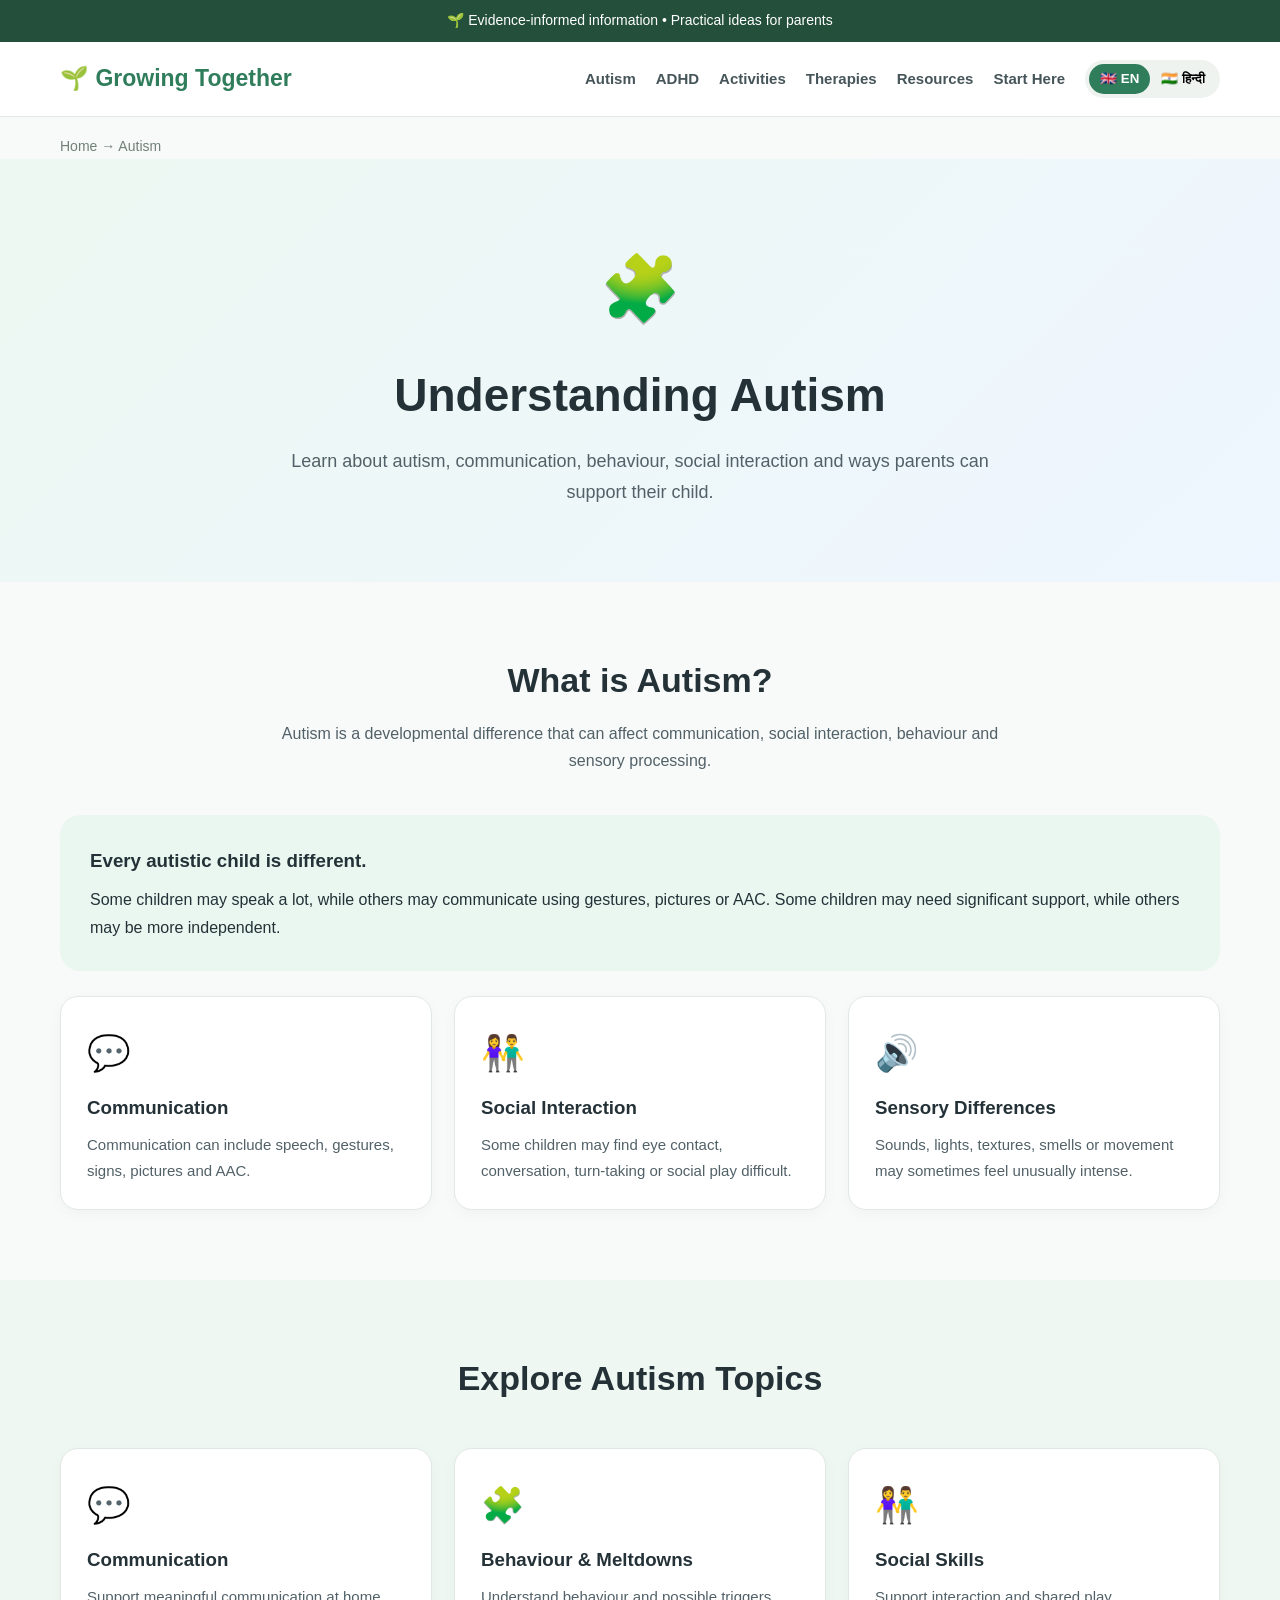
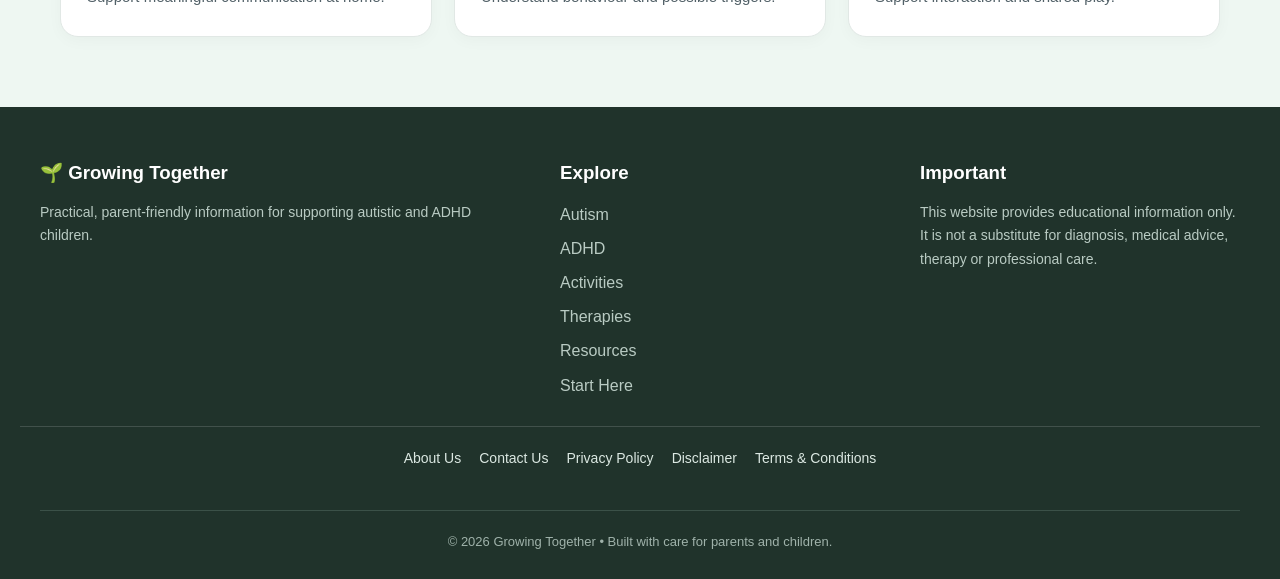
<file: autism.html>
<!DOCTYPE html>
<html lang="en">
<head>
<meta charset="UTF-8">
<meta name="viewport" content="width=device-width, initial-scale=1.0">

<title>Understanding Autism | Growing Together</title>

<link rel="stylesheet" href="style.css">
</head>

<body>

<div class="topbar" data-en="🌱 Evidence-informed information • Practical ideas for parents"
data-hi="🌱 प्रमाण-आधारित जानकारी • माता-पिता के लिए उपयोगी सुझाव">
🌱 Evidence-informed information • Practical ideas for parents
</div>

<header>

<nav class="navbar">

<a href="index.html" class="logo">
🌱 Growing Together
</a>

<div class="nav-right">

<div class="nav-links" id="navLinks">

<a href="autism.html" data-en="Autism" data-hi="ऑटिज़्म">Autism</a>

<a href="adhd.html" data-en="ADHD" data-hi="ADHD">ADHD</a>

<a href="activities.html" data-en="Activities" data-hi="गतिविधियाँ">Activities</a>

<a href="therapies.html" data-en="Therapies" data-hi="थेरेपी">Therapies</a>

<a href="resources.html" data-en="Resources" data-hi="संसाधन">Resources</a>

<a href="start-here.html" data-en="Start Here" data-hi="यहाँ से शुरू करें">Start Here</a>

</div>

<div class="language-switch">
<button id="enBtn" class="active">🇬🇧 EN</button>
<button id="hiBtn">🇮🇳 हिन्दी</button>
</div>

<button class="menu-btn" id="menuBtn">☰</button>

</div>
</nav>

</header>


<div class="breadcrumb">
<a href="index.html">Home</a> → Autism
</div>


<section class="page-hero">

<div class="icon">🧩</div>

<h1 data-en="Understanding Autism"
data-hi="ऑटिज़्म को समझें">
Understanding Autism
</h1>

<p data-en="Learn about autism, communication, behaviour, social interaction and ways parents can support their child."
data-hi="ऑटिज़्म, communication, behaviour, social interaction और बच्चे को support करने के तरीकों के बारे में जानें।">
Learn about autism, communication, behaviour, social interaction and ways parents can support their child.
</p>

</section>


<section>

<div class="container">

<div class="section-title">

<h2 data-en="What is Autism?"
data-hi="ऑटिज़्म क्या है?">
What is Autism?
</h2>

<p data-en="Autism is a developmental difference that can affect communication, social interaction, behaviour and sensory processing."
data-hi="ऑटिज़्म एक developmental difference है जो communication, social interaction, behaviour और sensory processing को प्रभावित कर सकता है।">
Autism is a developmental difference that can affect communication, social interaction, behaviour and sensory processing.
</p>

</div>


<div class="info-box">

<h3 data-en="Every autistic child is different."
data-hi="हर autistic बच्चा अलग होता है।">
Every autistic child is different.
</h3>

<p data-en="Some children may speak a lot, while others may communicate using gestures, pictures or AAC. Some children may need significant support, while others may be more independent."
data-hi="कुछ बच्चे बहुत बोल सकते हैं, जबकि कुछ gestures, pictures या AAC का उपयोग कर सकते हैं। कुछ बच्चों को अधिक support की जरूरत हो सकती है, जबकि कुछ अधिक independent हो सकते हैं।">
Some children may speak a lot, while others may communicate using gestures, pictures or AAC. Some children may need significant support, while others may be more independent.
</p>

</div>


<div class="grid">

<div class="card">
<div class="icon">💬</div>
<h3 data-en="Communication"
data-hi="Communication">
Communication
</h3>
<p data-en="Communication can include speech, gestures, signs, pictures and AAC."
data-hi="Communication में speech, gestures, signs, pictures और AAC शामिल हो सकते हैं।">
Communication can include speech, gestures, signs, pictures and AAC.
</p>
</div>


<div class="card">
<div class="icon">👫</div>
<h3 data-en="Social Interaction"
data-hi="Social Interaction">
Social Interaction
</h3>
<p data-en="Some children may find eye contact, conversation, turn-taking or social play difficult."
data-hi="कुछ बच्चों को eye contact, बातचीत, turn-taking या social play में कठिनाई हो सकती है।">
Some children may find eye contact, conversation, turn-taking or social play difficult.
</p>
</div>


<div class="card">
<div class="icon">🔊</div>
<h3 data-en="Sensory Differences"
data-hi="Sensory Differences">
Sensory Differences
</h3>
<p data-en="Sounds, lights, textures, smells or movement may sometimes feel unusually intense."
data-hi="Sounds, lights, textures, smells या movement कभी-कभी बच्चे को बहुत ज्यादा intense महसूस हो सकते हैं।">
Sounds, lights, textures, smells or movement may sometimes feel unusually intense.
</p>
</div>

</div>

</div>

</section>


<section class="related">

<div class="container">

<div class="section-title">

<h2 data-en="Explore Autism Topics"
data-hi="ऑटिज़्म के विषय देखें">
Explore Autism Topics
</h2>

</div>


<div class="grid">

<a href="communication.html" class="card">
<div class="icon">💬</div>
<h3 data-en="Communication"
data-hi="Communication">Communication</h3>
<p data-en="Support meaningful communication at home."
data-hi="घर पर meaningful communication को support करें।">
Support meaningful communication at home.
</p>
</a>


<a href="behaviour.html" class="card">
<div class="icon">🧩</div>
<h3 data-en="Behaviour & Meltdowns"
data-hi="Behaviour और Meltdown">Behaviour & Meltdowns</h3>
<p data-en="Understand behaviour and possible triggers."
data-hi="Behaviour और possible triggers को समझें।">
Understand behaviour and possible triggers.
</p>
</a>


<a href="social-skills.html" class="card">
<div class="icon">👫</div>
<h3 data-en="Social Skills"
data-hi="Social Skills">Social Skills</h3>
<p data-en="Support interaction and shared play."
data-hi="Interaction और shared play में support करें।">
Support interaction and shared play.
</p>
</a>

</div>

</div>

</section>


<footer>

    <div class="footer-inner">


        <!-- ABOUT -->

        <div>

            <h3>
                🌱 Growing Together
            </h3>

            <p
                data-en="Practical, parent-friendly information for supporting autistic and ADHD children."
                data-hi="ऑटिज़्म और ADHD वाले बच्चों के support के लिए सरल और parent-friendly information।">

                Practical, parent-friendly information for supporting autistic and ADHD children.

            </p>

        </div>



        <!-- EXPLORE -->

        <div>

            <h3
                data-en="Explore"
                data-hi="Explore">

                Explore

            </h3>

            <ul>

                <li>
                    <a href="autism.html"
                       data-en="Autism"
                       data-hi="ऑटिज़्म">
                        Autism
                    </a>
                </li>

                <li>
                    <a href="adhd.html"
                       data-en="ADHD"
                       data-hi="ADHD">
                        ADHD
                    </a>
                </li>

                <li>
                    <a href="activities.html"
                       data-en="Activities"
                       data-hi="गतिविधियाँ">
                        Activities
                    </a>
                </li>

                <li>
                    <a href="therapies.html"
                       data-en="Therapies"
                       data-hi="थेरेपी">
                        Therapies
                    </a>
                </li>

                <li>
                    <a href="resources.html"
                       data-en="Resources"
                       data-hi="संसाधन">
                        Resources
                    </a>
                </li>

                <li>
                    <a href="start-here.html"
                       data-en="Start Here"
                       data-hi="यहाँ से शुरू करें">
                        Start Here
                    </a>
                </li>

            </ul>

        </div>



        <!-- IMPORTANT -->

        <div>

            <h3
                data-en="Important"
                data-hi="महत्वपूर्ण">

                Important

            </h3>

            <p
                data-en="This website provides educational information only. It is not a substitute for diagnosis, medical advice, therapy or professional care."
                data-hi="यह वेबसाइट केवल educational information देती है। यह diagnosis, medical advice, therapy या professional care का विकल्प नहीं है।">

                This website provides educational information only. It is not a substitute for diagnosis, medical advice, therapy or professional care.

            </p>

        </div>


    </div>


    <!-- LEGAL & INFORMATION LINKS -->

    <div class="footer-legal">

        <a href="about.html"
           data-en="About Us"
           data-hi="हमारे बारे में">
            About Us
        </a>

        <a href="contact.html"
           data-en="Contact Us"
           data-hi="संपर्क करें">
            Contact Us
        </a>

        <a href="privacy-policy.html"
           data-en="Privacy Policy"
           data-hi="Privacy Policy">
            Privacy Policy
        </a>

        <a href="disclaimer.html"
           data-en="Disclaimer"
           data-hi="अस्वीकरण">
            Disclaimer
        </a>

        <a href="terms.html"
           data-en="Terms & Conditions"
           data-hi="नियम और शर्तें">
            Terms & Conditions
        </a>

    </div>


    <!-- COPYRIGHT -->

    <div class="copyright">

        © 2026 Growing Together • 

        <span
            data-en="Built with care for parents and children."
            data-hi="माता-पिता और बच्चों के लिए care के साथ बनाया गया।">

            Built with care for parents and children.

        </span>

    </div>

</footer>

<script src="script.js"></script>

</body>
</html>
</file>
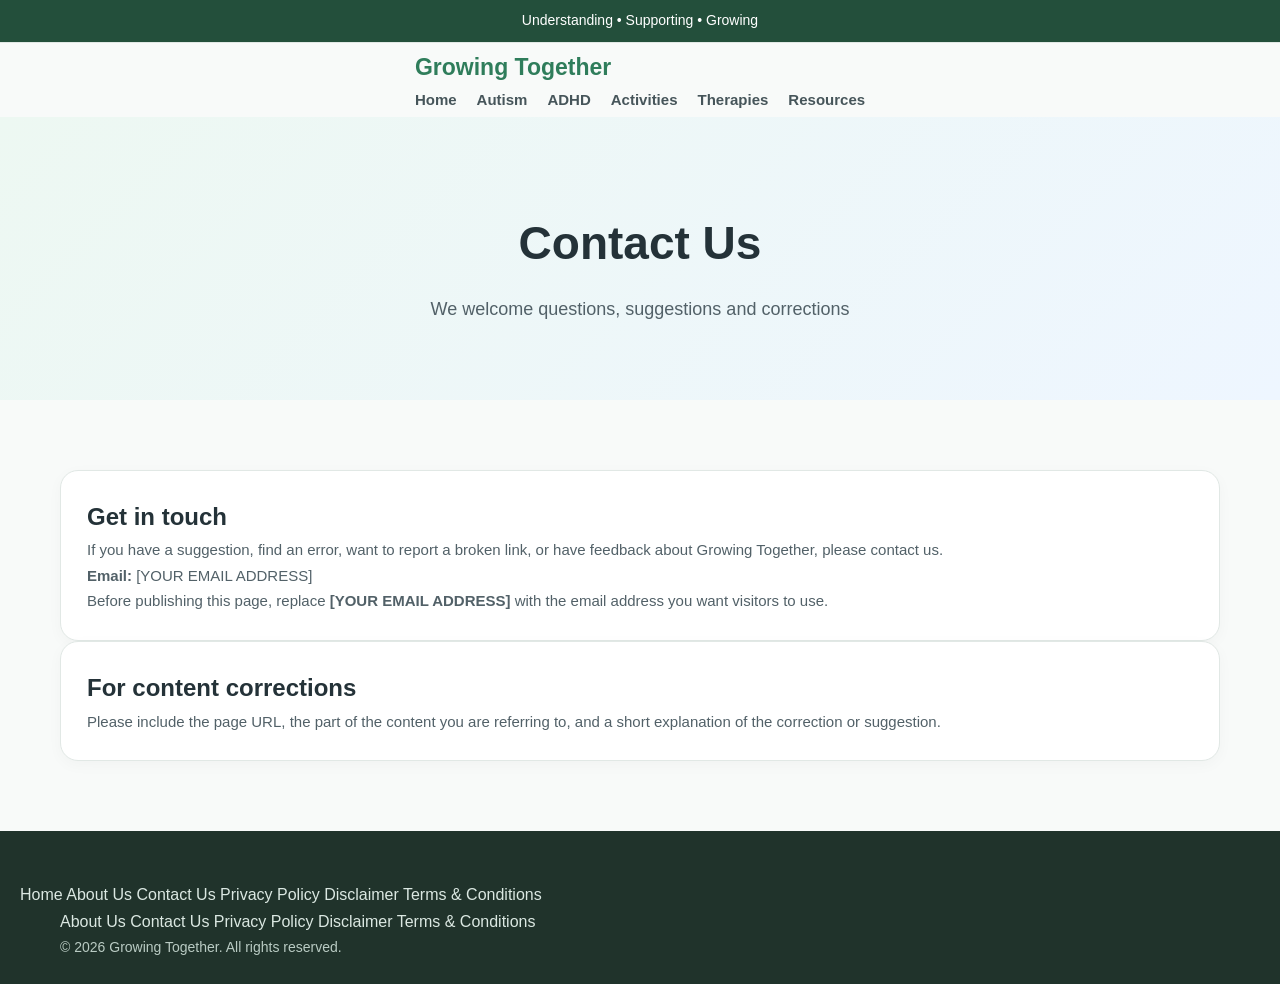
<file: contact.html>
<!DOCTYPE html>
<html lang="en">
<head>
<meta charset="UTF-8">
<meta name="viewport" content="width=device-width, initial-scale=1.0">
<title>Contact Us | Growing Together</title>
<link rel="stylesheet" href="style.css">
</head>
<body>
<header class="topbar">
  <div class="container">
    <span>Understanding • Supporting • Growing</span>
  </div>
</header>

<nav class="navbar">
  <div class="container nav-container">
    <a class="logo" href="index.html">Growing Together</a>
    <button class="menu-btn" id="menuBtn">☰</button>
    <div class="nav-links" id="navLinks">
      <a href="index.html">Home</a>
      <a href="autism.html">Autism</a>
      <a href="adhd.html">ADHD</a>
      <a href="activities.html">Activities</a>
      <a href="therapies.html">Therapies</a>
      <a href="resources.html">Resources</a>
    </div>
  </div>
</nav>

<main>
<section class="page-hero">
  <div class="container">
    <h1>Contact Us</h1>
    <p>We welcome questions, suggestions and corrections</p>
  </div>
</section>

<section class="section">
<div class="container">

<div class="card">
<h2>Get in touch</h2>
<p>If you have a suggestion, find an error, want to report a broken link, or have feedback about Growing Together, please contact us.</p>
<p><strong>Email:</strong> <span>[YOUR EMAIL ADDRESS]</span></p>
<p>Before publishing this page, replace <strong>[YOUR EMAIL ADDRESS]</strong> with the email address you want visitors to use.</p>
</div>

<div class="card">
<h2>For content corrections</h2>
<p>Please include the page URL, the part of the content you are referring to, and a short explanation of the correction or suggestion.</p>
</div>

</div>
</section>
</main>

<footer class="footer">
  <div class="container">
    <div class="footer-links">
      <a href="about.html">About Us</a>
      <a href="contact.html">Contact Us</a>
      <a href="privacy-policy.html">Privacy Policy</a>
      <a href="disclaimer.html">Disclaimer</a>
      <a href="terms.html">Terms &amp; Conditions</a>
    </div>
    <p>© 2026 Growing Together. All rights reserved.</p>
  </div>
</footer>

<script src="script.js"></script>
</body>
</html>
</file>
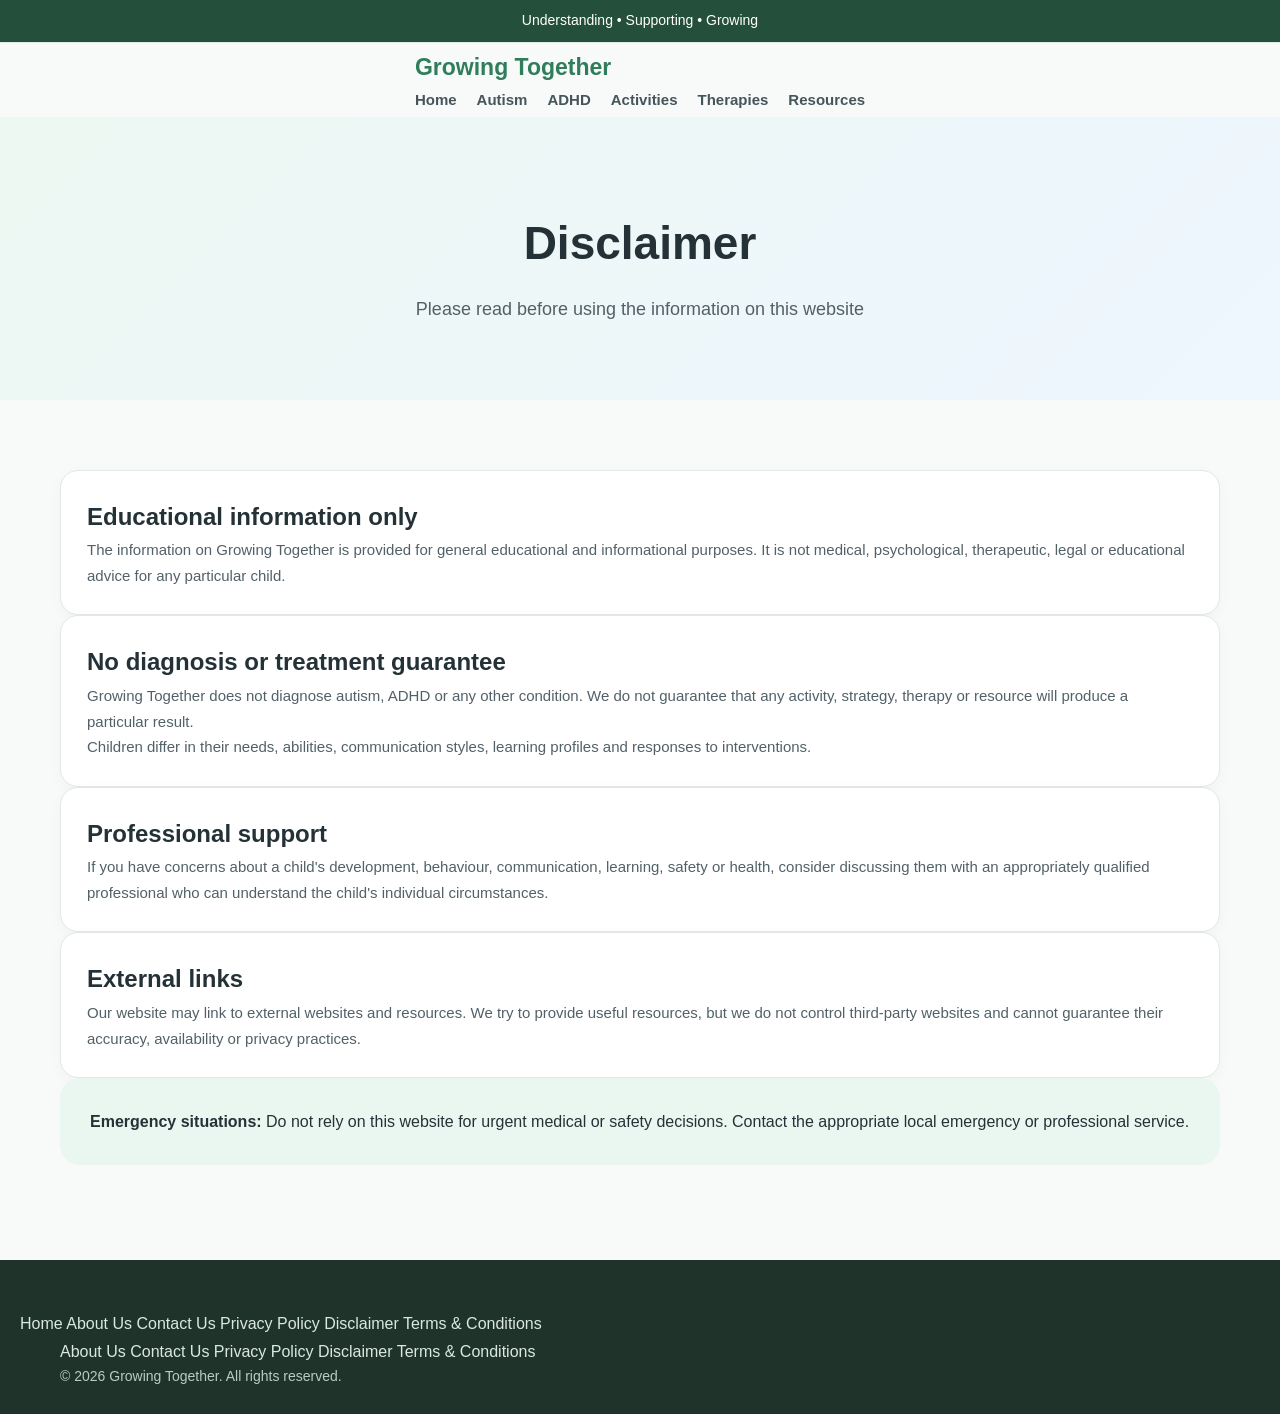
<file: disclaimer.html>
<!DOCTYPE html>
<html lang="en">
<head>
<meta charset="UTF-8">
<meta name="viewport" content="width=device-width, initial-scale=1.0">
<title>Disclaimer | Growing Together</title>
<link rel="stylesheet" href="style.css">
</head>
<body>
<header class="topbar">
  <div class="container">
    <span>Understanding • Supporting • Growing</span>
  </div>
</header>

<nav class="navbar">
  <div class="container nav-container">
    <a class="logo" href="index.html">Growing Together</a>
    <button class="menu-btn" id="menuBtn">☰</button>
    <div class="nav-links" id="navLinks">
      <a href="index.html">Home</a>
      <a href="autism.html">Autism</a>
      <a href="adhd.html">ADHD</a>
      <a href="activities.html">Activities</a>
      <a href="therapies.html">Therapies</a>
      <a href="resources.html">Resources</a>
    </div>
  </div>
</nav>

<main>
<section class="page-hero">
  <div class="container">
    <h1>Disclaimer</h1>
    <p>Please read before using the information on this website</p>
  </div>
</section>

<section class="section">
<div class="container">

<div class="card">
<h2>Educational information only</h2>
<p>The information on Growing Together is provided for general educational and informational purposes. It is not medical, psychological, therapeutic, legal or educational advice for any particular child.</p>
</div>

<div class="card">
<h2>No diagnosis or treatment guarantee</h2>
<p>Growing Together does not diagnose autism, ADHD or any other condition. We do not guarantee that any activity, strategy, therapy or resource will produce a particular result.</p>
<p>Children differ in their needs, abilities, communication styles, learning profiles and responses to interventions.</p>
</div>

<div class="card">
<h2>Professional support</h2>
<p>If you have concerns about a child's development, behaviour, communication, learning, safety or health, consider discussing them with an appropriately qualified professional who can understand the child's individual circumstances.</p>
</div>

<div class="card">
<h2>External links</h2>
<p>Our website may link to external websites and resources. We try to provide useful resources, but we do not control third-party websites and cannot guarantee their accuracy, availability or privacy practices.</p>
</div>

<div class="info-box">
<strong>Emergency situations:</strong> Do not rely on this website for urgent medical or safety decisions. Contact the appropriate local emergency or professional service.
</div>

</div>
</section>
</main>

<footer class="footer">
  <div class="container">
    <div class="footer-links">
      <a href="about.html">About Us</a>
      <a href="contact.html">Contact Us</a>
      <a href="privacy-policy.html">Privacy Policy</a>
      <a href="disclaimer.html">Disclaimer</a>
      <a href="terms.html">Terms &amp; Conditions</a>
    </div>
    <p>© 2026 Growing Together. All rights reserved.</p>
  </div>
</footer>

<script src="script.js"></script>
</body>
</html>
</file>
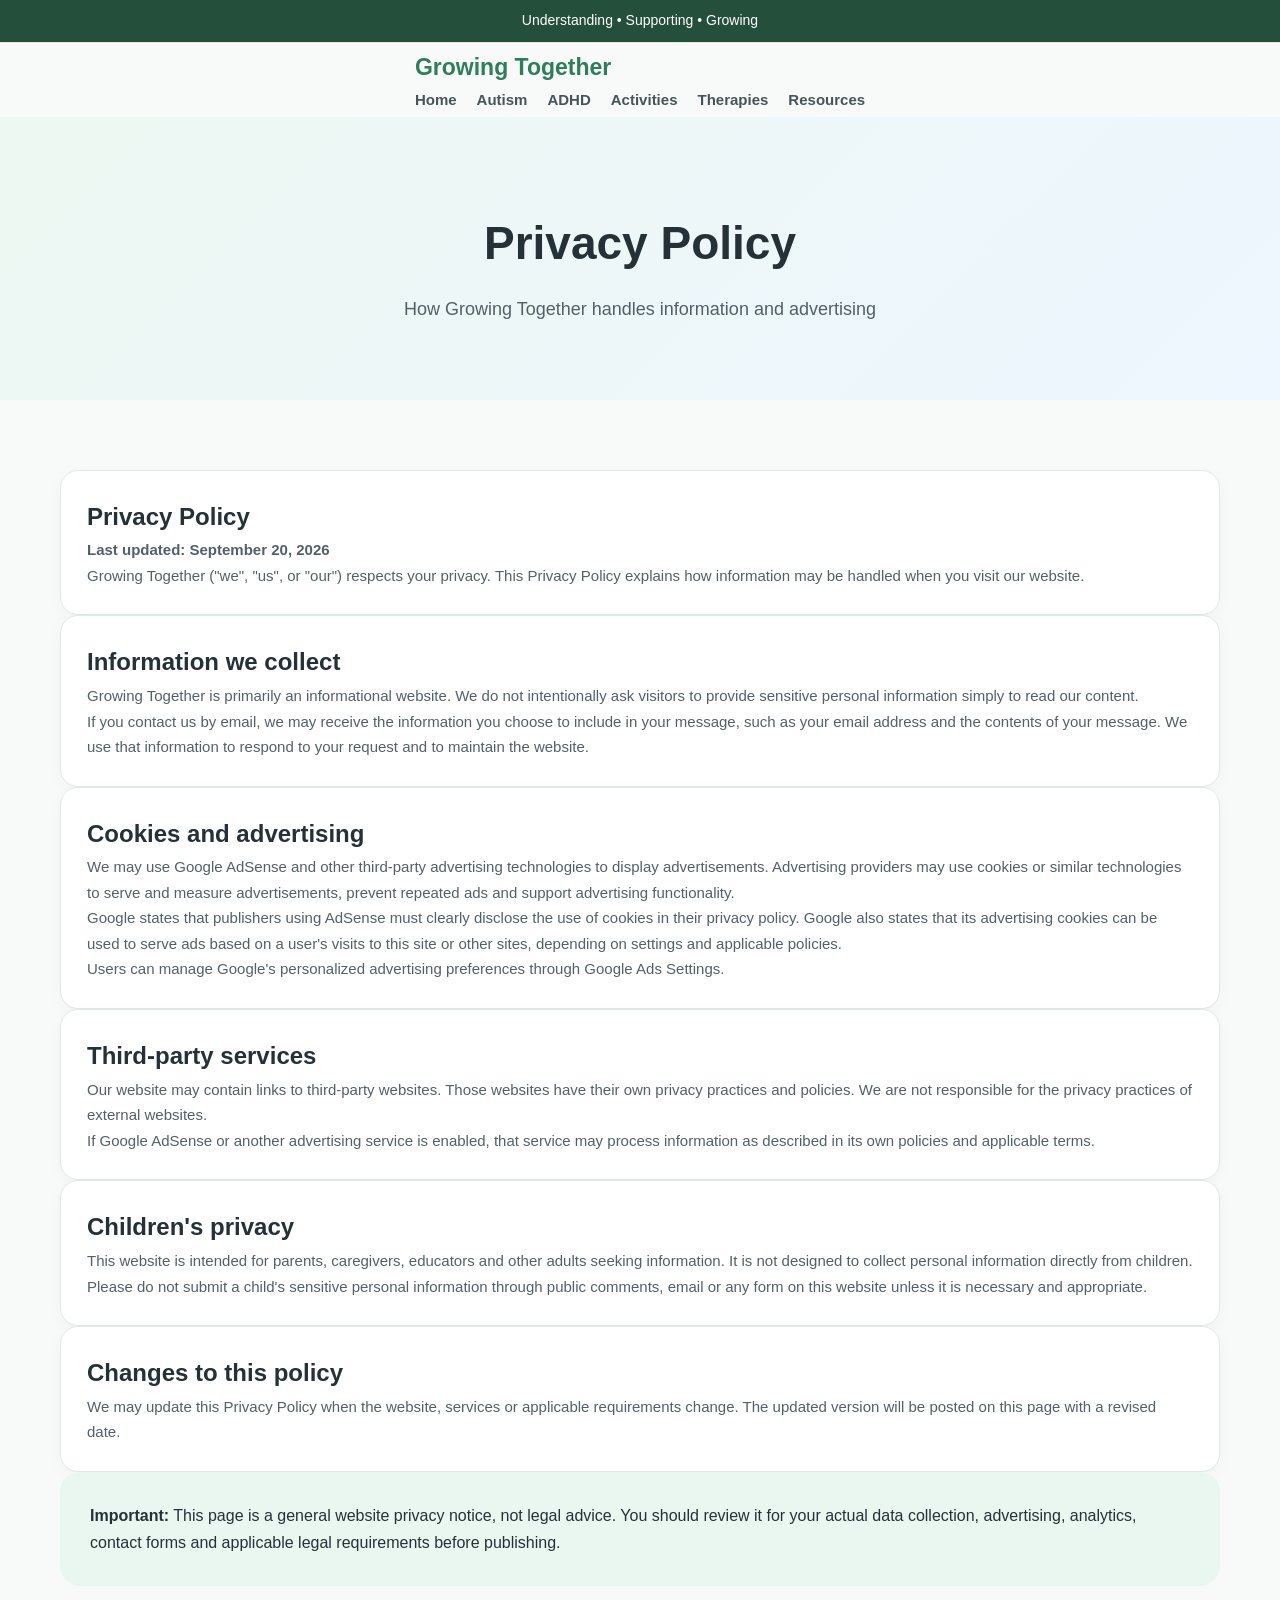
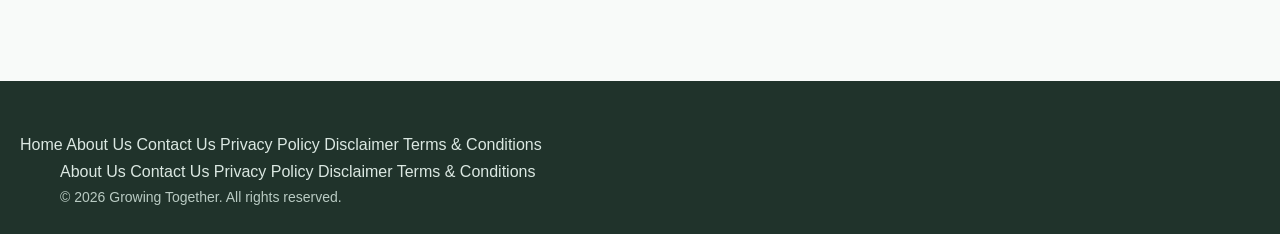
<file: privacy-policy.html>
<!DOCTYPE html>
<html lang="en">
<head>
<meta charset="UTF-8">
<meta name="viewport" content="width=device-width, initial-scale=1.0">
<title>Privacy Policy | Growing Together</title>
<link rel="stylesheet" href="style.css">
</head>
<body>
<header class="topbar">
  <div class="container">
    <span>Understanding • Supporting • Growing</span>
  </div>
</header>

<nav class="navbar">
  <div class="container nav-container">
    <a class="logo" href="index.html">Growing Together</a>
    <button class="menu-btn" id="menuBtn">☰</button>
    <div class="nav-links" id="navLinks">
      <a href="index.html">Home</a>
      <a href="autism.html">Autism</a>
      <a href="adhd.html">ADHD</a>
      <a href="activities.html">Activities</a>
      <a href="therapies.html">Therapies</a>
      <a href="resources.html">Resources</a>
    </div>
  </div>
</nav>

<main>
<section class="page-hero">
  <div class="container">
    <h1>Privacy Policy</h1>
    <p>How Growing Together handles information and advertising</p>
  </div>
</section>

<section class="section">
<div class="container">

<div class="card">
<h2>Privacy Policy</h2>
<p><strong>Last updated: September 20, 2026</strong></p>
<p>Growing Together ("we", "us", or "our") respects your privacy. This Privacy Policy explains how information may be handled when you visit our website.</p>
</div>

<div class="card">
<h2>Information we collect</h2>
<p>Growing Together is primarily an informational website. We do not intentionally ask visitors to provide sensitive personal information simply to read our content.</p>
<p>If you contact us by email, we may receive the information you choose to include in your message, such as your email address and the contents of your message. We use that information to respond to your request and to maintain the website.</p>
</div>

<div class="card">
<h2>Cookies and advertising</h2>
<p>We may use Google AdSense and other third-party advertising technologies to display advertisements. Advertising providers may use cookies or similar technologies to serve and measure advertisements, prevent repeated ads and support advertising functionality.</p>
<p>Google states that publishers using AdSense must clearly disclose the use of cookies in their privacy policy. Google also states that its advertising cookies can be used to serve ads based on a user's visits to this site or other sites, depending on settings and applicable policies.</p>
<p>Users can manage Google's personalized advertising preferences through <a href="https://adssettings.google.com/" target="_blank" rel="noopener noreferrer">Google Ads Settings</a>.</p>
</div>

<div class="card">
<h2>Third-party services</h2>
<p>Our website may contain links to third-party websites. Those websites have their own privacy practices and policies. We are not responsible for the privacy practices of external websites.</p>
<p>If Google AdSense or another advertising service is enabled, that service may process information as described in its own policies and applicable terms.</p>
</div>

<div class="card">
<h2>Children's privacy</h2>
<p>This website is intended for parents, caregivers, educators and other adults seeking information. It is not designed to collect personal information directly from children.</p>
<p>Please do not submit a child's sensitive personal information through public comments, email or any form on this website unless it is necessary and appropriate.</p>
</div>

<div class="card">
<h2>Changes to this policy</h2>
<p>We may update this Privacy Policy when the website, services or applicable requirements change. The updated version will be posted on this page with a revised date.</p>
</div>

<div class="info-box">
<strong>Important:</strong> This page is a general website privacy notice, not legal advice. You should review it for your actual data collection, advertising, analytics, contact forms and applicable legal requirements before publishing.
</div>

</div>
</section>
</main>

<footer class="footer">
  <div class="container">
    <div class="footer-links">
      <a href="about.html">About Us</a>
      <a href="contact.html">Contact Us</a>
      <a href="privacy-policy.html">Privacy Policy</a>
      <a href="disclaimer.html">Disclaimer</a>
      <a href="terms.html">Terms &amp; Conditions</a>
    </div>
    <p>© 2026 Growing Together. All rights reserved.</p>
  </div>
</footer>

<script src="script.js"></script>
</body>
</html>
</file>
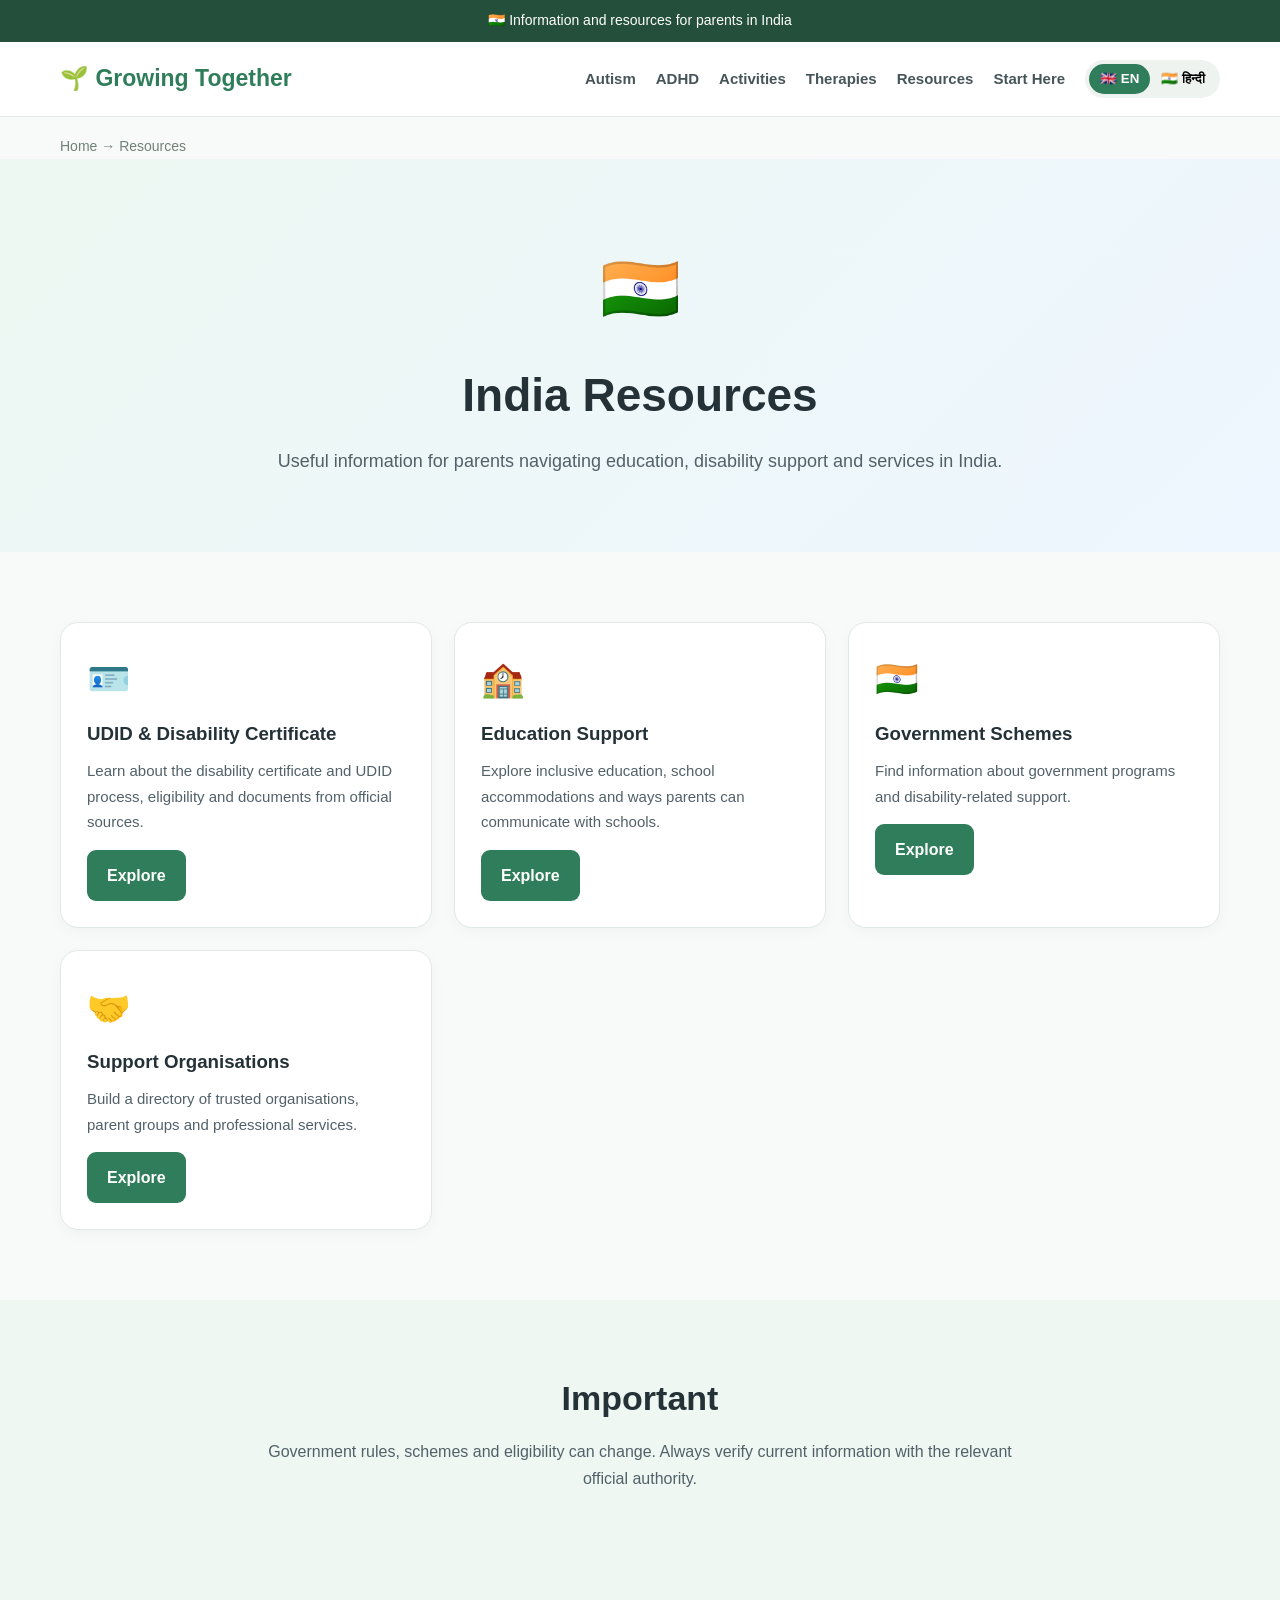
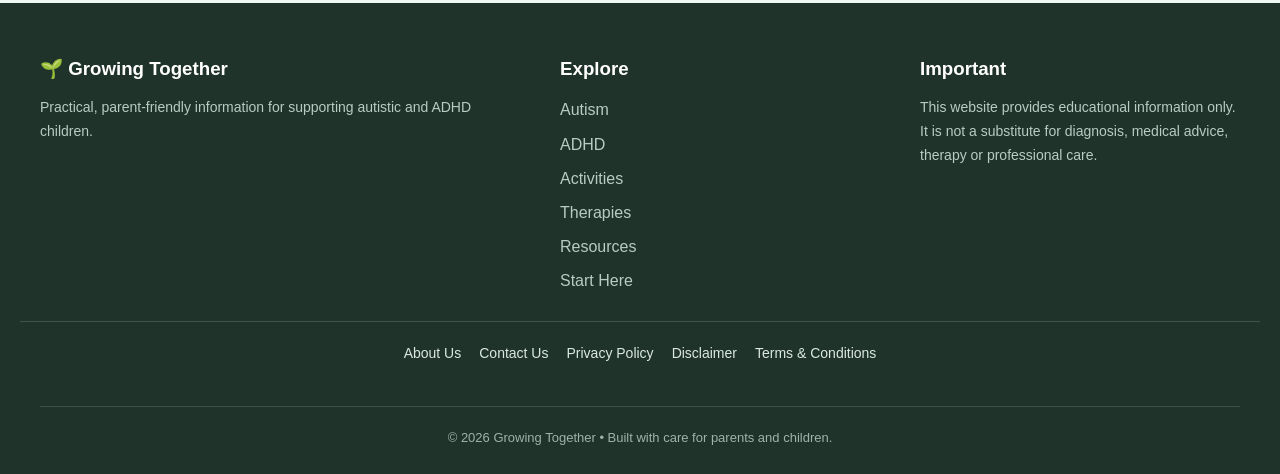
<file: resources.html>
<!DOCTYPE html>
<html lang="en">

<head>

<meta charset="UTF-8">
<meta name="viewport" content="width=device-width, initial-scale=1.0">

<title>India Resources | Growing Together</title>

<link rel="stylesheet" href="style.css">

</head>

<body>

<div class="topbar">
🇮🇳 Information and resources for parents in India
</div>

<header>

<nav class="navbar">

<a href="index.html" class="logo">
🌱 Growing Together
</a>

<div class="nav-right">

<div class="nav-links" id="navLinks">

<a href="autism.html">Autism</a>
<a href="adhd.html">ADHD</a>
<a href="activities.html">Activities</a>
<a href="therapies.html">Therapies</a>
<a href="resources.html">Resources</a>
<a href="start-here.html">Start Here</a>

</div>

<div class="language-switch">

<button id="enBtn" class="active">🇬🇧 EN</button>
<button id="hiBtn">🇮🇳 हिन्दी</button>

</div>

<button class="menu-btn" id="menuBtn">☰</button>

</div>

</nav>

</header>


<div class="breadcrumb">
<a href="index.html">Home</a> → Resources
</div>


<section class="page-hero">

<div class="icon">🇮🇳</div>

<h1 data-en="India Resources"
data-hi="भारत में उपयोगी संसाधन">
India Resources
</h1>

<p data-en="Useful information for parents navigating education, disability support and services in India."
data-hi="भारत में education, disability support और services को समझने वाले parents के लिए उपयोगी जानकारी।">
Useful information for parents navigating education, disability support and services in India.
</p>

</section>


<section>

<div class="container">

<div class="grid">

<div class="card">

<div class="icon">🪪</div>

<h3 data-en="UDID & Disability Certificate"
data-hi="UDID और Disability Certificate">
UDID & Disability Certificate
</h3>

<p data-en="Learn about the disability certificate and UDID process, eligibility and documents from official sources."
data-hi="Disability certificate और UDID process, eligibility और documents के बारे में official sources से जानकारी लें।">
Learn about the disability certificate and UDID process, eligibility and documents from official sources.
</p>

<a class="button" href="#">
Explore
</a>

</div>


<div class="card">

<div class="icon">🏫</div>

<h3 data-en="Education Support"
data-hi="Education Support">
Education Support
</h3>

<p data-en="Explore inclusive education, school accommodations and ways parents can communicate with schools."
data-hi="Inclusive education, school accommodations और schools के साथ communication के बारे में जानें।">
Explore inclusive education, school accommodations and ways parents can communicate with schools.
</p>

<a class="button" href="#">
Explore
</a>

</div>


<div class="card">

<div class="icon">🇮🇳</div>

<h3 data-en="Government Schemes"
data-hi="Government Schemes">
Government Schemes
</h3>

<p data-en="Find information about government programs and disability-related support."
data-hi="Government programs और disability-related support के बारे में जानकारी देखें।">
Find information about government programs and disability-related support.
</p>

<a class="button" href="#">
Explore
</a>

</div>


<div class="card">

<div class="icon">🤝</div>

<h3 data-en="Support Organisations"
data-hi="Support Organisations">
Support Organisations
</h3>

<p data-en="Build a directory of trusted organisations, parent groups and professional services."
data-hi="Trusted organisations, parent groups और professional services की directory देखें।">
Build a directory of trusted organisations, parent groups and professional services.
</p>

<a class="button" href="#">
Explore
</a>

</div>

</div>

</div>

</section>


<section class="related">

<div class="container">

<div class="section-title">

<h2 data-en="Important"
data-hi="महत्वपूर्ण">
Important
</h2>

<p data-en="Government rules, schemes and eligibility can change. Always verify current information with the relevant official authority."
data-hi="Government rules, schemes और eligibility बदल सकते हैं। हमेशा संबंधित official authority से current information verify करें।">
Government rules, schemes and eligibility can change. Always verify current information with the relevant official authority.
</p>

</div>

</div>

</section>


<footer>

    <div class="footer-inner">


        <!-- ABOUT -->

        <div>

            <h3>
                🌱 Growing Together
            </h3>

            <p
                data-en="Practical, parent-friendly information for supporting autistic and ADHD children."
                data-hi="ऑटिज़्म और ADHD वाले बच्चों के support के लिए सरल और parent-friendly information।">

                Practical, parent-friendly information for supporting autistic and ADHD children.

            </p>

        </div>



        <!-- EXPLORE -->

        <div>

            <h3
                data-en="Explore"
                data-hi="Explore">

                Explore

            </h3>

            <ul>

                <li>
                    <a href="autism.html"
                       data-en="Autism"
                       data-hi="ऑटिज़्म">
                        Autism
                    </a>
                </li>

                <li>
                    <a href="adhd.html"
                       data-en="ADHD"
                       data-hi="ADHD">
                        ADHD
                    </a>
                </li>

                <li>
                    <a href="activities.html"
                       data-en="Activities"
                       data-hi="गतिविधियाँ">
                        Activities
                    </a>
                </li>

                <li>
                    <a href="therapies.html"
                       data-en="Therapies"
                       data-hi="थेरेपी">
                        Therapies
                    </a>
                </li>

                <li>
                    <a href="resources.html"
                       data-en="Resources"
                       data-hi="संसाधन">
                        Resources
                    </a>
                </li>

                <li>
                    <a href="start-here.html"
                       data-en="Start Here"
                       data-hi="यहाँ से शुरू करें">
                        Start Here
                    </a>
                </li>

            </ul>

        </div>



        <!-- IMPORTANT -->

        <div>

            <h3
                data-en="Important"
                data-hi="महत्वपूर्ण">

                Important

            </h3>

            <p
                data-en="This website provides educational information only. It is not a substitute for diagnosis, medical advice, therapy or professional care."
                data-hi="यह वेबसाइट केवल educational information देती है। यह diagnosis, medical advice, therapy या professional care का विकल्प नहीं है।">

                This website provides educational information only. It is not a substitute for diagnosis, medical advice, therapy or professional care.

            </p>

        </div>


    </div>


    <!-- LEGAL & INFORMATION LINKS -->

    <div class="footer-legal">

        <a href="about.html"
           data-en="About Us"
           data-hi="हमारे बारे में">
            About Us
        </a>

        <a href="contact.html"
           data-en="Contact Us"
           data-hi="संपर्क करें">
            Contact Us
        </a>

        <a href="privacy-policy.html"
           data-en="Privacy Policy"
           data-hi="Privacy Policy">
            Privacy Policy
        </a>

        <a href="disclaimer.html"
           data-en="Disclaimer"
           data-hi="अस्वीकरण">
            Disclaimer
        </a>

        <a href="terms.html"
           data-en="Terms & Conditions"
           data-hi="नियम और शर्तें">
            Terms & Conditions
        </a>

    </div>


    <!-- COPYRIGHT -->

    <div class="copyright">

        © 2026 Growing Together • 

        <span
            data-en="Built with care for parents and children."
            data-hi="माता-पिता और बच्चों के लिए care के साथ बनाया गया।">

            Built with care for parents and children.

        </span>

    </div>

</footer>

<script src="script.js"></script>

</body>
</html>
</file>
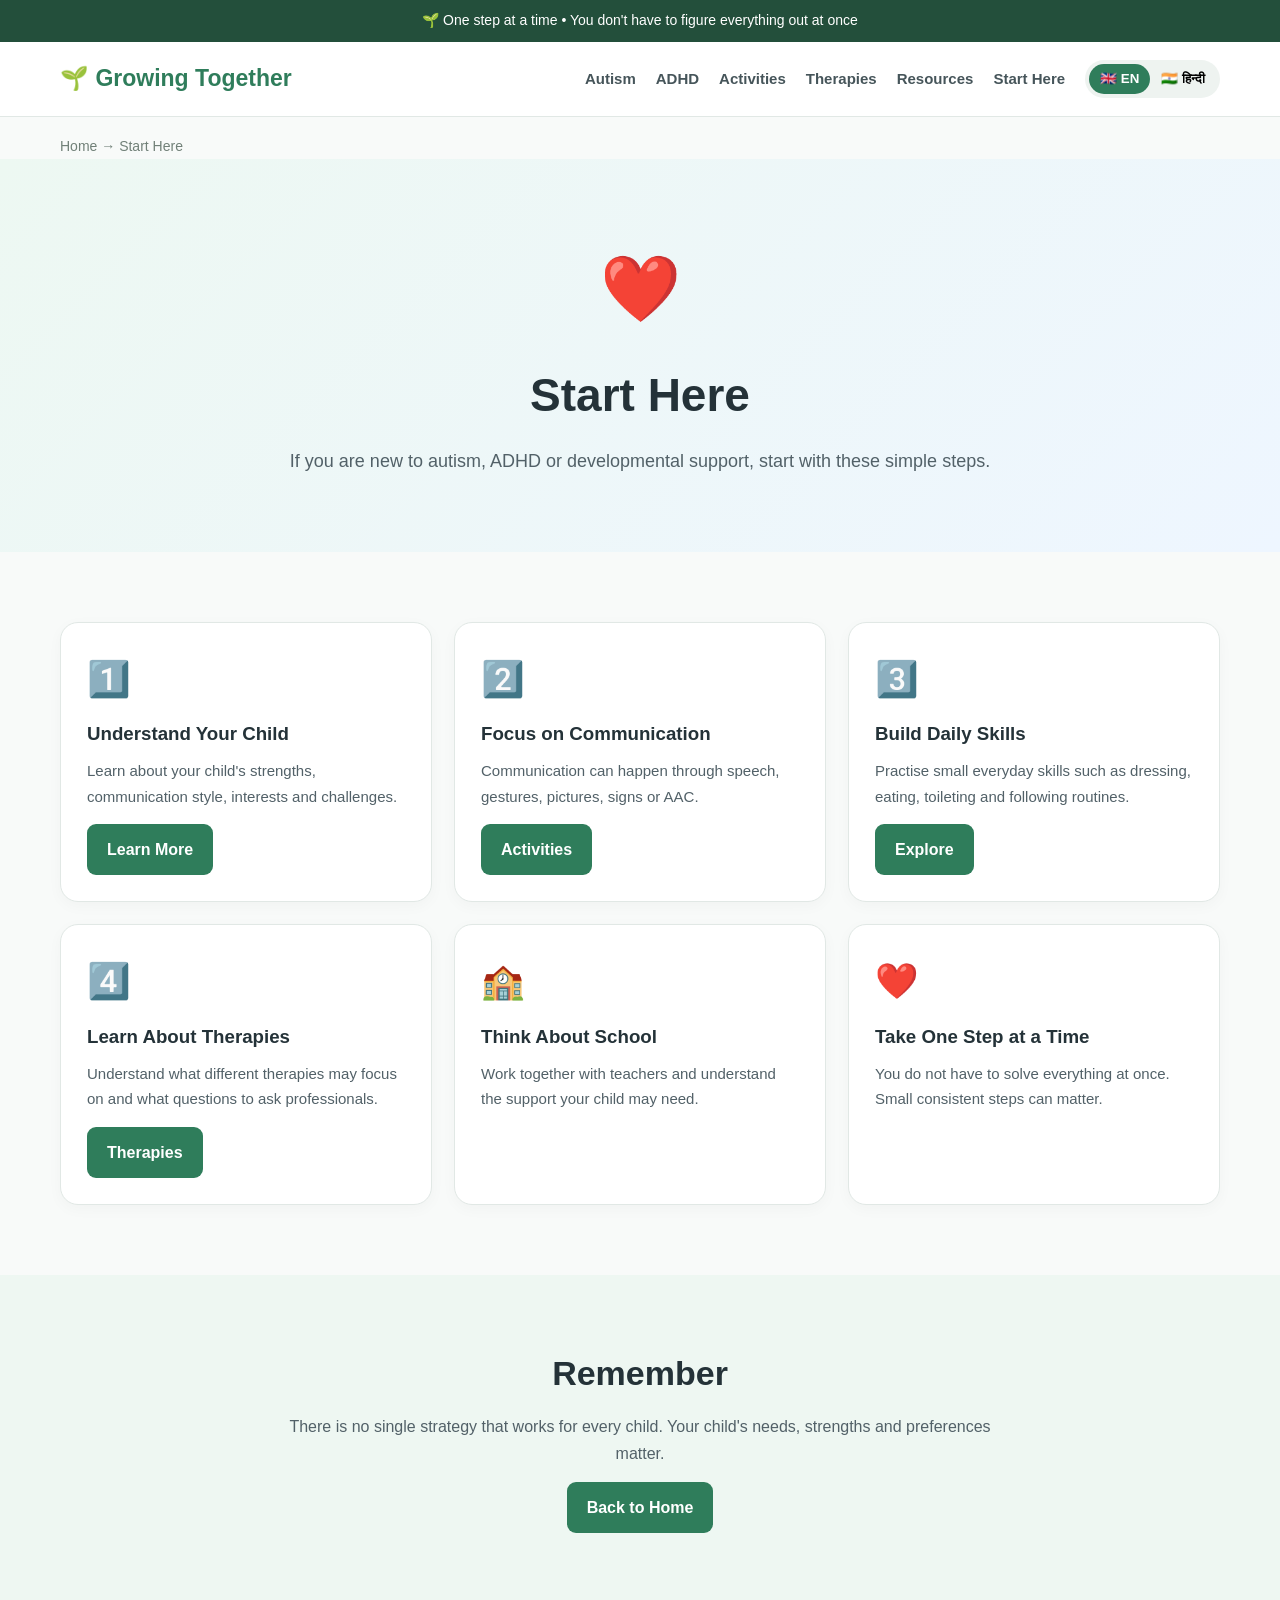
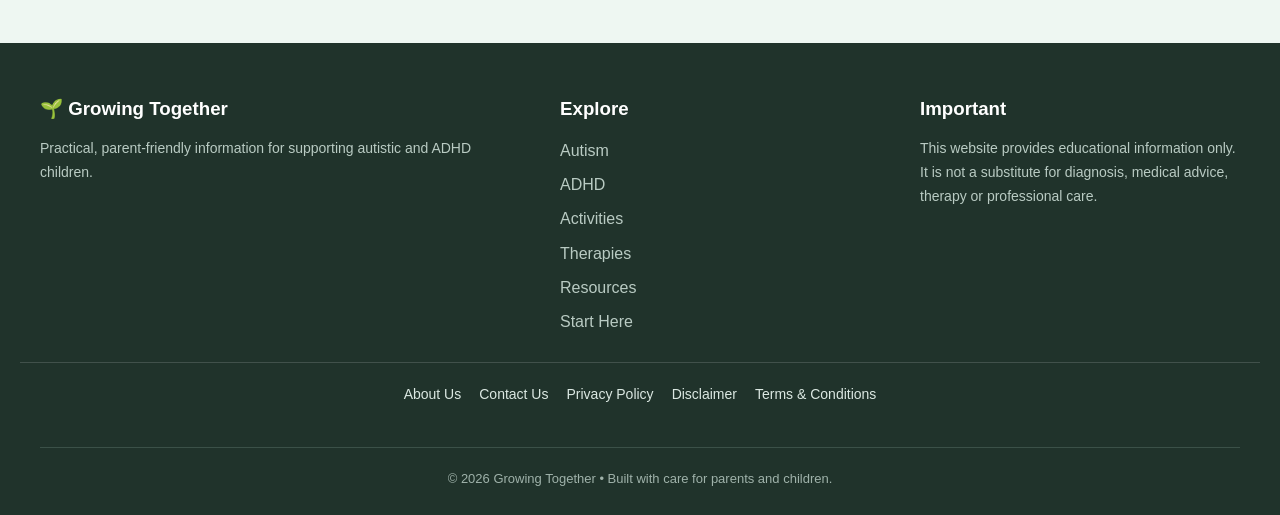
<file: start-here.html>
<!DOCTYPE html>
<html lang="en">

<head>

<meta charset="UTF-8">
<meta name="viewport" content="width=device-width, initial-scale=1.0">

<title>Start Here | Growing Together</title>

<link rel="stylesheet" href="style.css">

</head>

<body>

<div class="topbar">
🌱 One step at a time • You don't have to figure everything out at once
</div>

<header>

<nav class="navbar">

<a href="index.html" class="logo">
🌱 Growing Together
</a>

<div class="nav-right">

<div class="nav-links" id="navLinks">

<a href="autism.html">Autism</a>
<a href="adhd.html">ADHD</a>
<a href="activities.html">Activities</a>
<a href="therapies.html">Therapies</a>
<a href="resources.html">Resources</a>
<a href="start-here.html">Start Here</a>

</div>

<div class="language-switch">

<button id="enBtn" class="active">🇬🇧 EN</button>
<button id="hiBtn">🇮🇳 हिन्दी</button>

</div>

<button class="menu-btn" id="menuBtn">☰</button>

</div>

</nav>

</header>


<div class="breadcrumb">
<a href="index.html">Home</a> → Start Here
</div>


<section class="page-hero">

<div class="icon">❤️</div>

<h1 data-en="Start Here"
data-hi="यहाँ से शुरू करें">
Start Here
</h1>

<p data-en="If you are new to autism, ADHD or developmental support, start with these simple steps."
data-hi="अगर आप autism, ADHD या developmental support के बारे में पहली बार जान रहे हैं, तो इन आसान steps से शुरुआत करें।">
If you are new to autism, ADHD or developmental support, start with these simple steps.
</p>

</section>


<section>

<div class="container">

<div class="grid">

<div class="card">

<div class="icon">1️⃣</div>

<h3 data-en="Understand Your Child"
data-hi="अपने बच्चे को समझें">
Understand Your Child
</h3>

<p data-en="Learn about your child's strengths, communication style, interests and challenges."
data-hi="अपने बच्चे की strengths, communication style, interests और challenges को समझें।">
Learn about your child's strengths, communication style, interests and challenges.
</p>

<a href="autism.html"
class="button"
data-en="Learn More"
data-hi="और जानें">
Learn More
</a>

</div>


<div class="card">

<div class="icon">2️⃣</div>

<h3 data-en="Focus on Communication"
data-hi="Communication पर ध्यान दें">
Focus on Communication
</h3>

<p data-en="Communication can happen through speech, gestures, pictures, signs or AAC."
data-hi="Communication speech, gestures, pictures, signs या AAC के माध्यम से हो सकती है।">
Communication can happen through speech, gestures, pictures, signs or AAC.
</p>

<a href="activities.html"
class="button"
data-en="Activities"
data-hi="गतिविधियाँ">
Activities
</a>

</div>


<div class="card">

<div class="icon">3️⃣</div>

<h3 data-en="Build Daily Skills"
data-hi="Daily Skills विकसित करें">
Build Daily Skills
</h3>

<p data-en="Practise small everyday skills such as dressing, eating, toileting and following routines."
data-hi="Dressing, eating, toileting और routines follow करने जैसी छोटी daily skills की practice करें।">
Practise small everyday skills such as dressing, eating, toileting and following routines.
</p>

<a href="activities.html"
class="button"
data-en="Explore"
data-hi="देखें">
Explore
</a>

</div>


<div class="card">

<div class="icon">4️⃣</div>

<h3 data-en="Learn About Therapies"
data-hi="Therapies के बारे में जानें">
Learn About Therapies
</h3>

<p data-en="Understand what different therapies may focus on and what questions to ask professionals."
data-hi="अलग-अलग therapies किस चीज़ पर focus कर सकती हैं और professionals से क्या पूछना चाहिए, यह समझें।">
Understand what different therapies may focus on and what questions to ask professionals.
</p>

<a href="therapies.html"
class="button"
data-en="Therapies"
data-hi="Therapies">
Therapies
</a>

</div>


<div class="card">

<div class="icon">🏫</div>

<h3 data-en="Think About School"
data-hi="School के बारे में सोचें">
Think About School
</h3>

<p data-en="Work together with teachers and understand the support your child may need."
data-hi="Teachers के साथ मिलकर काम करें और समझें कि आपके बच्चे को किस support की जरूरत हो सकती है।">
Work together with teachers and understand the support your child may need.
</p>

</div>


<div class="card">

<div class="icon">❤️</div>

<h3 data-en="Take One Step at a Time"
data-hi="एक समय में एक कदम">
Take One Step at a Time
</h3>

<p data-en="You do not have to solve everything at once. Small consistent steps can matter."
data-hi="आपको सब कुछ एक साथ solve करने की जरूरत नहीं है। छोटे और लगातार steps भी महत्वपूर्ण हो सकते हैं।">
You do not have to solve everything at once. Small consistent steps can matter.
</p>

</div>

</div>

</div>

</section>


<section class="related">

<div class="container">

<div class="section-title">

<h2 data-en="Remember"
data-hi="याद रखें">
Remember
</h2>

<p data-en="There is no single strategy that works for every child. Your child's needs, strengths and preferences matter."
data-hi="हर बच्चे के लिए एक ही strategy काम नहीं करती। आपके बच्चे की जरूरतें, strengths और preferences महत्वपूर्ण हैं।">
There is no single strategy that works for every child. Your child's needs, strengths and preferences matter.
</p>

<a href="index.html"
class="button"
data-en="Back to Home"
data-hi="Home पर जाएँ">
Back to Home
</a>

</div>

</div>

</section>


<footer>

    <div class="footer-inner">


        <!-- ABOUT -->

        <div>

            <h3>
                🌱 Growing Together
            </h3>

            <p
                data-en="Practical, parent-friendly information for supporting autistic and ADHD children."
                data-hi="ऑटिज़्म और ADHD वाले बच्चों के support के लिए सरल और parent-friendly information।">

                Practical, parent-friendly information for supporting autistic and ADHD children.

            </p>

        </div>



        <!-- EXPLORE -->

        <div>

            <h3
                data-en="Explore"
                data-hi="Explore">

                Explore

            </h3>

            <ul>

                <li>
                    <a href="autism.html"
                       data-en="Autism"
                       data-hi="ऑटिज़्म">
                        Autism
                    </a>
                </li>

                <li>
                    <a href="adhd.html"
                       data-en="ADHD"
                       data-hi="ADHD">
                        ADHD
                    </a>
                </li>

                <li>
                    <a href="activities.html"
                       data-en="Activities"
                       data-hi="गतिविधियाँ">
                        Activities
                    </a>
                </li>

                <li>
                    <a href="therapies.html"
                       data-en="Therapies"
                       data-hi="थेरेपी">
                        Therapies
                    </a>
                </li>

                <li>
                    <a href="resources.html"
                       data-en="Resources"
                       data-hi="संसाधन">
                        Resources
                    </a>
                </li>

                <li>
                    <a href="start-here.html"
                       data-en="Start Here"
                       data-hi="यहाँ से शुरू करें">
                        Start Here
                    </a>
                </li>

            </ul>

        </div>



        <!-- IMPORTANT -->

        <div>

            <h3
                data-en="Important"
                data-hi="महत्वपूर्ण">

                Important

            </h3>

            <p
                data-en="This website provides educational information only. It is not a substitute for diagnosis, medical advice, therapy or professional care."
                data-hi="यह वेबसाइट केवल educational information देती है। यह diagnosis, medical advice, therapy या professional care का विकल्प नहीं है।">

                This website provides educational information only. It is not a substitute for diagnosis, medical advice, therapy or professional care.

            </p>

        </div>


    </div>


    <!-- LEGAL & INFORMATION LINKS -->

    <div class="footer-legal">

        <a href="about.html"
           data-en="About Us"
           data-hi="हमारे बारे में">
            About Us
        </a>

        <a href="contact.html"
           data-en="Contact Us"
           data-hi="संपर्क करें">
            Contact Us
        </a>

        <a href="privacy-policy.html"
           data-en="Privacy Policy"
           data-hi="Privacy Policy">
            Privacy Policy
        </a>

        <a href="disclaimer.html"
           data-en="Disclaimer"
           data-hi="अस्वीकरण">
            Disclaimer
        </a>

        <a href="terms.html"
           data-en="Terms & Conditions"
           data-hi="नियम और शर्तें">
            Terms & Conditions
        </a>

    </div>


    <!-- COPYRIGHT -->

    <div class="copyright">

        © 2026 Growing Together • 

        <span
            data-en="Built with care for parents and children."
            data-hi="माता-पिता और बच्चों के लिए care के साथ बनाया गया।">

            Built with care for parents and children.

        </span>

    </div>

</footer>

<script src="script.js"></script>

</body>
</html>
</file>
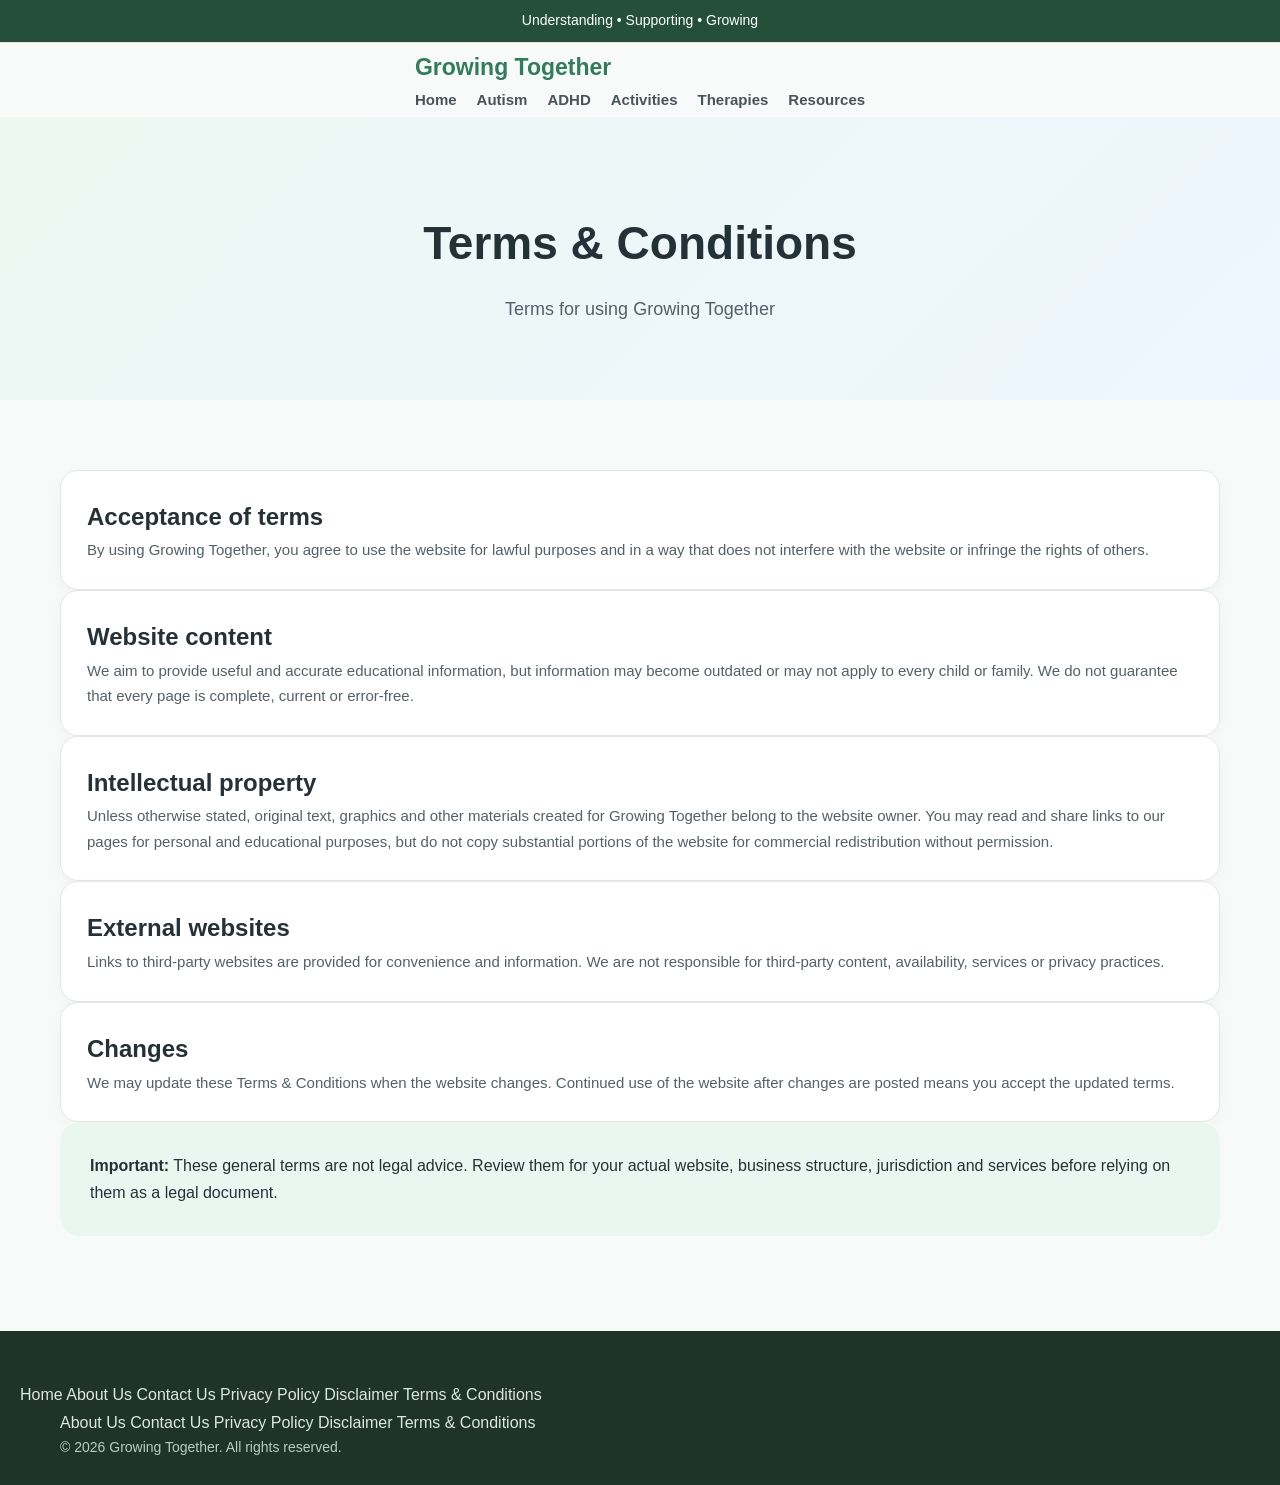
<file: terms.html>
<!DOCTYPE html>
<html lang="en">
<head>
<meta charset="UTF-8">
<meta name="viewport" content="width=device-width, initial-scale=1.0">
<title>Terms & Conditions | Growing Together</title>
<link rel="stylesheet" href="style.css">
</head>
<body>
<header class="topbar">
  <div class="container">
    <span>Understanding • Supporting • Growing</span>
  </div>
</header>

<nav class="navbar">
  <div class="container nav-container">
    <a class="logo" href="index.html">Growing Together</a>
    <button class="menu-btn" id="menuBtn">☰</button>
    <div class="nav-links" id="navLinks">
      <a href="index.html">Home</a>
      <a href="autism.html">Autism</a>
      <a href="adhd.html">ADHD</a>
      <a href="activities.html">Activities</a>
      <a href="therapies.html">Therapies</a>
      <a href="resources.html">Resources</a>
    </div>
  </div>
</nav>

<main>
<section class="page-hero">
  <div class="container">
    <h1>Terms & Conditions</h1>
    <p>Terms for using Growing Together</p>
  </div>
</section>

<section class="section">
<div class="container">

<div class="card">
<h2>Acceptance of terms</h2>
<p>By using Growing Together, you agree to use the website for lawful purposes and in a way that does not interfere with the website or infringe the rights of others.</p>
</div>

<div class="card">
<h2>Website content</h2>
<p>We aim to provide useful and accurate educational information, but information may become outdated or may not apply to every child or family. We do not guarantee that every page is complete, current or error-free.</p>
</div>

<div class="card">
<h2>Intellectual property</h2>
<p>Unless otherwise stated, original text, graphics and other materials created for Growing Together belong to the website owner. You may read and share links to our pages for personal and educational purposes, but do not copy substantial portions of the website for commercial redistribution without permission.</p>
</div>

<div class="card">
<h2>External websites</h2>
<p>Links to third-party websites are provided for convenience and information. We are not responsible for third-party content, availability, services or privacy practices.</p>
</div>

<div class="card">
<h2>Changes</h2>
<p>We may update these Terms &amp; Conditions when the website changes. Continued use of the website after changes are posted means you accept the updated terms.</p>
</div>

<div class="info-box">
<strong>Important:</strong> These general terms are not legal advice. Review them for your actual website, business structure, jurisdiction and services before relying on them as a legal document.
</div>

</div>
</section>
</main>

<footer class="footer">
  <div class="container">
    <div class="footer-links">
      <a href="about.html">About Us</a>
      <a href="contact.html">Contact Us</a>
      <a href="privacy-policy.html">Privacy Policy</a>
      <a href="disclaimer.html">Disclaimer</a>
      <a href="terms.html">Terms &amp; Conditions</a>
    </div>
    <p>© 2026 Growing Together. All rights reserved.</p>
  </div>
</footer>

<script src="script.js"></script>
</body>
</html>
</file>
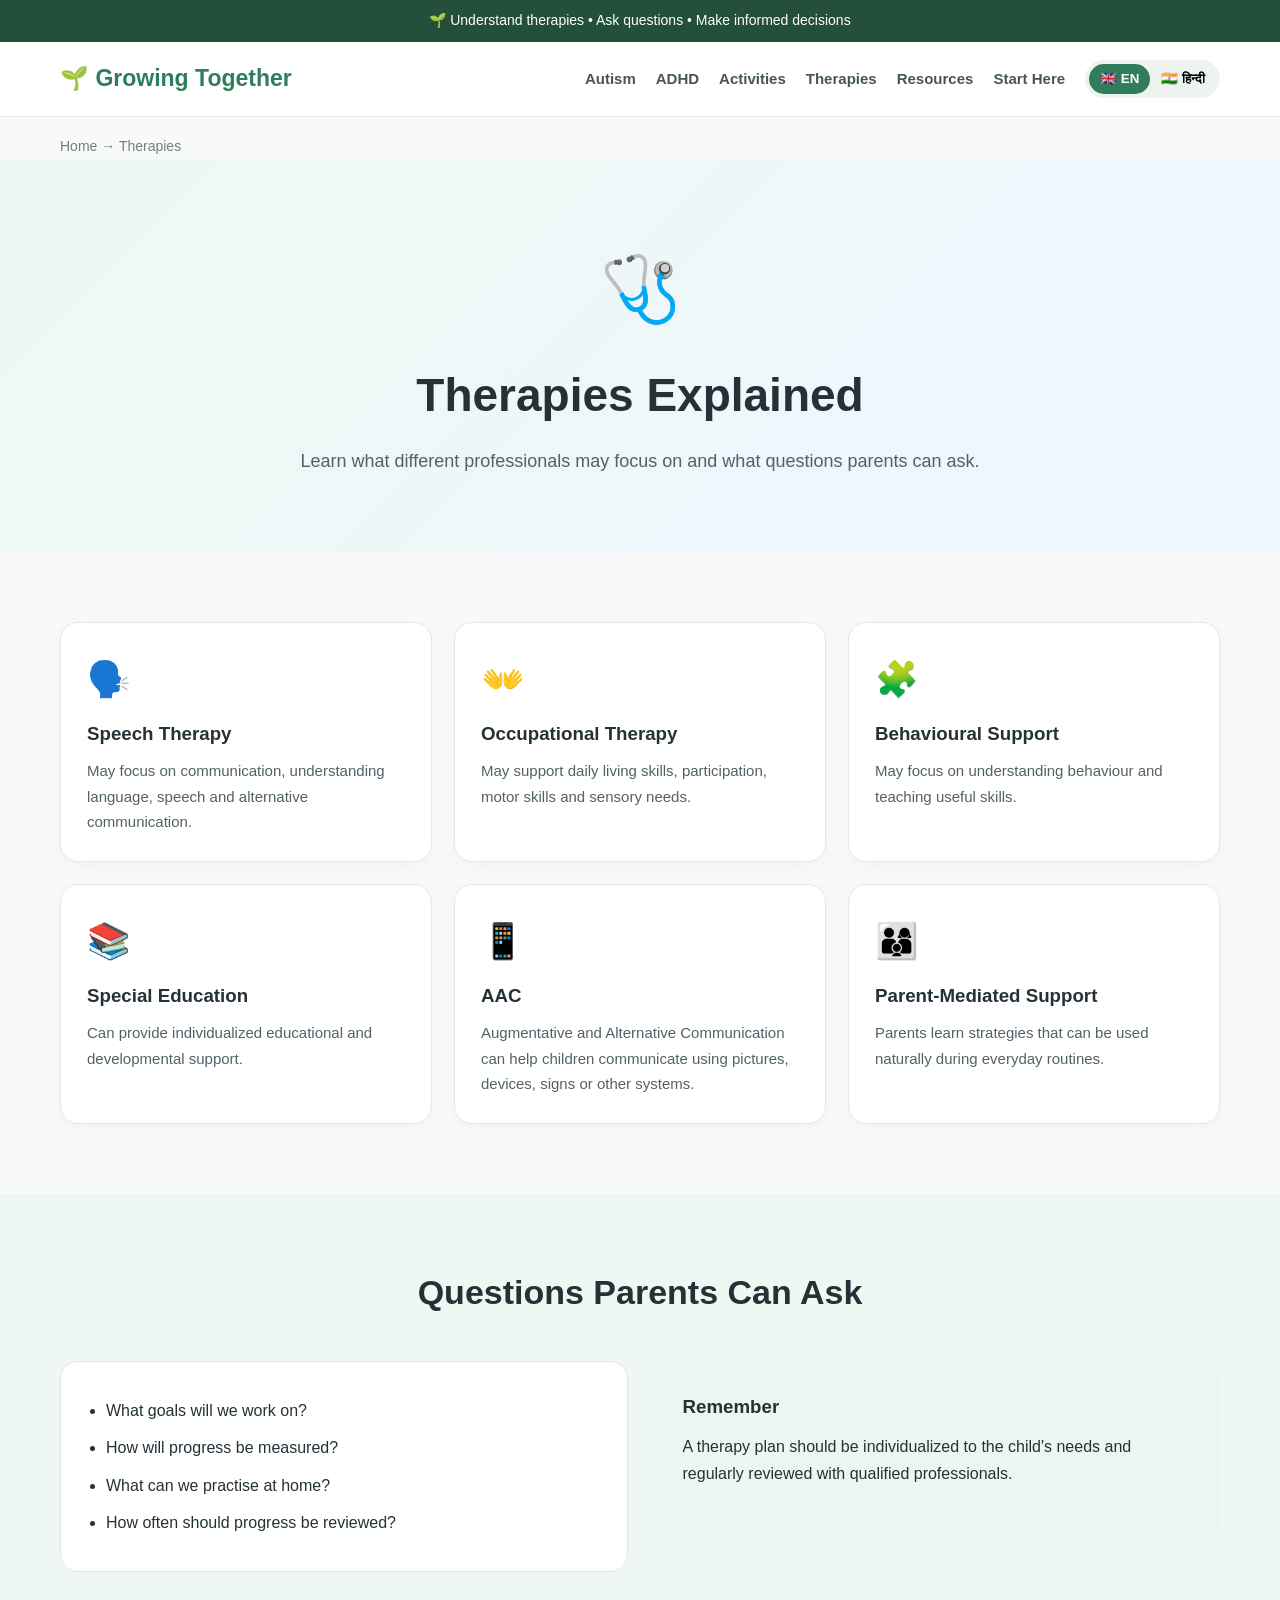
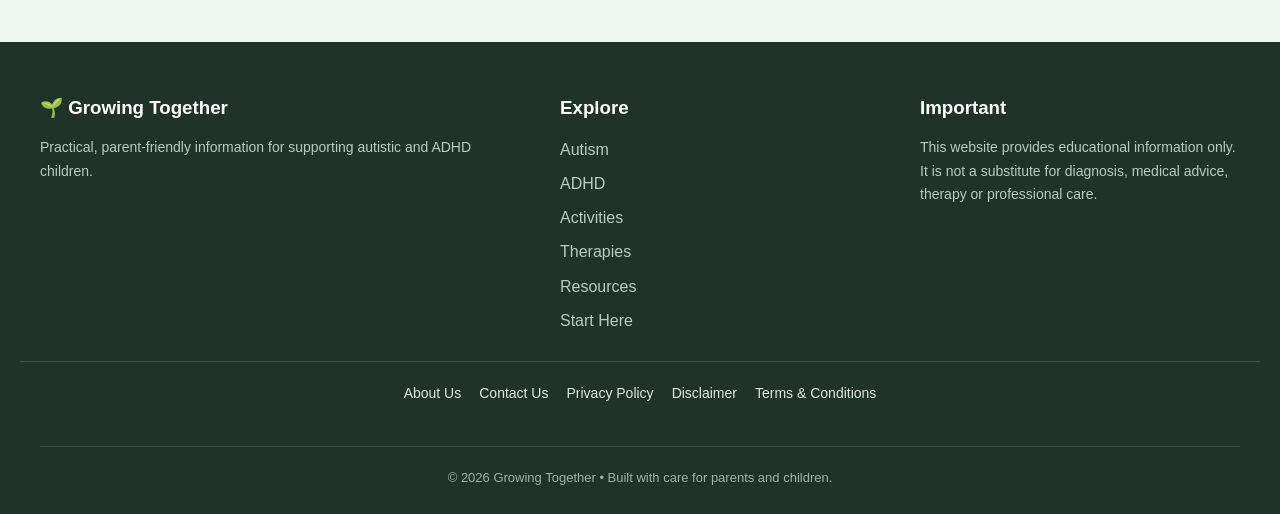
<file: therapies.html>
<!DOCTYPE html>
<html lang="en">

<head>

<meta charset="UTF-8">
<meta name="viewport" content="width=device-width, initial-scale=1.0">

<title>Therapies | Growing Together</title>

<link rel="stylesheet" href="style.css">

</head>

<body>

<div class="topbar">
🌱 Understand therapies • Ask questions • Make informed decisions
</div>

<header>

<nav class="navbar">

<a href="index.html" class="logo">
🌱 Growing Together
</a>

<div class="nav-right">

<div class="nav-links" id="navLinks">

<a href="autism.html">Autism</a>
<a href="adhd.html">ADHD</a>
<a href="activities.html">Activities</a>
<a href="therapies.html">Therapies</a>
<a href="resources.html">Resources</a>
<a href="start-here.html">Start Here</a>

</div>

<div class="language-switch">

<button id="enBtn" class="active">🇬🇧 EN</button>
<button id="hiBtn">🇮🇳 हिन्दी</button>

</div>

<button class="menu-btn" id="menuBtn">☰</button>

</div>

</nav>

</header>


<div class="breadcrumb">
<a href="index.html">Home</a> → Therapies
</div>


<section class="page-hero">

<div class="icon">🩺</div>

<h1 data-en="Therapies Explained"
data-hi="Therapies को समझें">
Therapies Explained
</h1>

<p data-en="Learn what different professionals may focus on and what questions parents can ask."
data-hi="अलग-अलग professionals किस area पर काम कर सकते हैं और parents कौन से सवाल पूछ सकते हैं, यह जानें।">
Learn what different professionals may focus on and what questions parents can ask.
</p>

</section>


<section>

<div class="container">

<div class="grid">

<div class="card">

<div class="icon">🗣️</div>

<h3 data-en="Speech Therapy"
data-hi="Speech Therapy">
Speech Therapy
</h3>

<p data-en="May focus on communication, understanding language, speech and alternative communication."
data-hi="Communication, language understanding, speech और alternative communication पर focus कर सकती है।">
May focus on communication, understanding language, speech and alternative communication.
</p>

</div>


<div class="card">

<div class="icon">👐</div>

<h3 data-en="Occupational Therapy"
data-hi="Occupational Therapy">
Occupational Therapy
</h3>

<p data-en="May support daily living skills, participation, motor skills and sensory needs."
data-hi="Daily living skills, participation, motor skills और sensory needs में support कर सकती है।">
May support daily living skills, participation, motor skills and sensory needs.
</p>

</div>


<div class="card">

<div class="icon">🧩</div>

<h3 data-en="Behavioural Support"
data-hi="Behavioural Support">
Behavioural Support
</h3>

<p data-en="May focus on understanding behaviour and teaching useful skills."
data-hi="Behaviour को समझने और useful skills सिखाने पर focus कर सकता है।">
May focus on understanding behaviour and teaching useful skills.
</p>

</div>


<div class="card">

<div class="icon">📚</div>

<h3 data-en="Special Education"
data-hi="Special Education">
Special Education
</h3>

<p data-en="Can provide individualized educational and developmental support."
data-hi="Individualized educational और developmental support प्रदान कर सकती है।">
Can provide individualized educational and developmental support.
</p>

</div>


<div class="card">

<div class="icon">📱</div>

<h3 data-en="AAC"
data-hi="AAC">
AAC
</h3>

<p data-en="Augmentative and Alternative Communication can help children communicate using pictures, devices, signs or other systems."
data-hi="AAC pictures, devices, signs या अन्य systems की मदद से communication में support कर सकता है।">
Augmentative and Alternative Communication can help children communicate using pictures, devices, signs or other systems.
</p>

</div>


<div class="card">

<div class="icon">👨‍👩‍👦</div>

<h3 data-en="Parent-Mediated Support"
data-hi="Parent-Mediated Support">
Parent-Mediated Support
</h3>

<p data-en="Parents learn strategies that can be used naturally during everyday routines."
data-hi="Parents ऐसी strategies सीखते हैं जिन्हें रोज़मर्रा की routines में naturally इस्तेमाल किया जा सकता है।">
Parents learn strategies that can be used naturally during everyday routines.
</p>

</div>

</div>

</div>

</section>


<section class="related">

<div class="container">

<div class="section-title">

<h2 data-en="Questions Parents Can Ask"
data-hi="Parents कौन से सवाल पूछ सकते हैं?">
Questions Parents Can Ask
</h2>

</div>


<div class="two-column">

<div class="list">

<ul>

<li data-en="What goals will we work on?"
data-hi="हम किन goals पर काम करेंगे?">
What goals will we work on?
</li>

<li data-en="How will progress be measured?"
data-hi="Progress कैसे measure की जाएगी?">
How will progress be measured?
</li>

<li data-en="What can we practise at home?"
data-hi="हम घर पर क्या practise कर सकते हैं?">
What can we practise at home?
</li>

<li data-en="How often should progress be reviewed?"
data-hi="Progress को कितनी बार review करना चाहिए?">
How often should progress be reviewed?
</li>

</ul>

</div>


<div class="info-box">

<h3 data-en="Remember"
data-hi="याद रखें">
Remember
</h3>

<p data-en="A therapy plan should be individualized to the child's needs and regularly reviewed with qualified professionals."
data-hi="Therapy plan बच्चे की जरूरतों के अनुसार होना चाहिए और qualified professionals के साथ समय-समय पर review किया जाना चाहिए।">
A therapy plan should be individualized to the child's needs and regularly reviewed with qualified professionals.
</p>

</div>

</div>

</div>

</section>


<footer>

    <div class="footer-inner">


        <!-- ABOUT -->

        <div>

            <h3>
                🌱 Growing Together
            </h3>

            <p
                data-en="Practical, parent-friendly information for supporting autistic and ADHD children."
                data-hi="ऑटिज़्म और ADHD वाले बच्चों के support के लिए सरल और parent-friendly information।">

                Practical, parent-friendly information for supporting autistic and ADHD children.

            </p>

        </div>



        <!-- EXPLORE -->

        <div>

            <h3
                data-en="Explore"
                data-hi="Explore">

                Explore

            </h3>

            <ul>

                <li>
                    <a href="autism.html"
                       data-en="Autism"
                       data-hi="ऑटिज़्म">
                        Autism
                    </a>
                </li>

                <li>
                    <a href="adhd.html"
                       data-en="ADHD"
                       data-hi="ADHD">
                        ADHD
                    </a>
                </li>

                <li>
                    <a href="activities.html"
                       data-en="Activities"
                       data-hi="गतिविधियाँ">
                        Activities
                    </a>
                </li>

                <li>
                    <a href="therapies.html"
                       data-en="Therapies"
                       data-hi="थेरेपी">
                        Therapies
                    </a>
                </li>

                <li>
                    <a href="resources.html"
                       data-en="Resources"
                       data-hi="संसाधन">
                        Resources
                    </a>
                </li>

                <li>
                    <a href="start-here.html"
                       data-en="Start Here"
                       data-hi="यहाँ से शुरू करें">
                        Start Here
                    </a>
                </li>

            </ul>

        </div>



        <!-- IMPORTANT -->

        <div>

            <h3
                data-en="Important"
                data-hi="महत्वपूर्ण">

                Important

            </h3>

            <p
                data-en="This website provides educational information only. It is not a substitute for diagnosis, medical advice, therapy or professional care."
                data-hi="यह वेबसाइट केवल educational information देती है। यह diagnosis, medical advice, therapy या professional care का विकल्प नहीं है।">

                This website provides educational information only. It is not a substitute for diagnosis, medical advice, therapy or professional care.

            </p>

        </div>


    </div>


    <!-- LEGAL & INFORMATION LINKS -->

    <div class="footer-legal">

        <a href="about.html"
           data-en="About Us"
           data-hi="हमारे बारे में">
            About Us
        </a>

        <a href="contact.html"
           data-en="Contact Us"
           data-hi="संपर्क करें">
            Contact Us
        </a>

        <a href="privacy-policy.html"
           data-en="Privacy Policy"
           data-hi="Privacy Policy">
            Privacy Policy
        </a>

        <a href="disclaimer.html"
           data-en="Disclaimer"
           data-hi="अस्वीकरण">
            Disclaimer
        </a>

        <a href="terms.html"
           data-en="Terms & Conditions"
           data-hi="नियम और शर्तें">
            Terms & Conditions
        </a>

    </div>


    <!-- COPYRIGHT -->

    <div class="copyright">

        © 2026 Growing Together • 

        <span
            data-en="Built with care for parents and children."
            data-hi="माता-पिता और बच्चों के लिए care के साथ बनाया गया।">

            Built with care for parents and children.

        </span>

    </div>

</footer>

<script src="script.js"></script>

</body>
</html>
</file>
<file: style.css>
:root{
    --green:#2f7d5b;
    --dark:#243238;
    --text:#526168;
    --bg:#f8faf9;
    --white:#ffffff;
    --light-green:#eaf7f0;
    --light-blue:#eef6ff;
    --light-orange:#fff4e8;
    --border:#e1e8e5;
    --shadow:0 10px 30px rgba(36,50,56,.08);
}

*{
    box-sizing:border-box;
    margin:0;
    padding:0;
}

html{
    scroll-behavior:smooth;
}

body{
    font-family:Arial,Helvetica,sans-serif;
    background:var(--bg);
    color:var(--dark);
    line-height:1.7;
}

a{
    text-decoration:none;
    color:inherit;
}

.topbar{
    background:#234f3b;
    color:white;
    text-align:center;
    padding:9px 15px;
    font-size:14px;
}

header{
    background:white;
    border-bottom:1px solid var(--border);
    position:sticky;
    top:0;
    z-index:1000;
}

.navbar{
    max-width:1200px;
    margin:auto;
    min-height:74px;
    padding:0 20px;
    display:flex;
    justify-content:space-between;
    align-items:center;
}

.logo{
    color:var(--green);
    font-size:23px;
    font-weight:800;
}

.nav-right{
    display:flex;
    align-items:center;
    gap:20px;
}

.nav-links{
    display:flex;
    gap:20px;
}

.nav-links a{
    font-size:15px;
    font-weight:600;
    color:#46555a;
}

.nav-links a:hover{
    color:var(--green);
}

.language-switch{
    display:flex;
    background:#eef3f0;
    padding:4px;
    border-radius:30px;
}

.language-switch button{
    border:0;
    background:transparent;
    padding:7px 11px;
    border-radius:20px;
    cursor:pointer;
    font-weight:bold;
}

.language-switch button.active{
    background:var(--green);
    color:white;
}

.menu-btn{
    display:none;
    background:none;
    border:0;
    font-size:27px;
}

.page-hero{
    background:linear-gradient(135deg,#edf8f2,#eef6ff);
    padding:75px 20px;
    text-align:center;
}

.page-hero .icon{
    font-size:65px;
}

.page-hero h1{
    font-size:46px;
    margin:12px 0;
}

.page-hero p{
    max-width:750px;
    margin:auto;
    color:var(--text);
    font-size:18px;
}

.container{
    max-width:1200px;
    margin:auto;
    padding:0 20px;
}

section{
    padding:70px 0;
}

.section-title{
    text-align:center;
    max-width:750px;
    margin:0 auto 40px;
}

.section-title h2{
    font-size:34px;
    margin-bottom:10px;
}

.section-title p{
    color:var(--text);
}

.grid{
    display:grid;
    grid-template-columns:repeat(3,1fr);
    gap:22px;
}

.card{
    background:white;
    padding:26px;
    border:1px solid var(--border);
    border-radius:18px;
    box-shadow:0 4px 15px rgba(0,0,0,.03);
}

.card:hover{
    transform:translateY(-3px);
    box-shadow:var(--shadow);
}

.card .icon{
    font-size:35px;
    margin-bottom:10px;
}

.card h3{
    margin-bottom:8px;
}

.card p{
    color:var(--text);
    font-size:15px;
}

.info-box{
    background:var(--light-green);
    border-radius:20px;
    padding:30px;
    margin-bottom:25px;
}

.info-box h3{
    margin-bottom:10px;
}

.two-column{
    display:grid;
    grid-template-columns:1fr 1fr;
    gap:25px;
}

.list{
    background:white;
    border:1px solid var(--border);
    border-radius:18px;
    padding:25px;
}

.list li{
    margin:10px 0 10px 20px;
}

.button{
    display:inline-block;
    background:var(--green);
    color:white;
    padding:12px 20px;
    border-radius:9px;
    font-weight:bold;
    margin-top:15px;
}

.button.light{
    background:white;
    color:var(--green);
    border:2px solid var(--green);
}

.breadcrumb{
    max-width:1200px;
    margin:0 auto;
    padding:18px 20px 0;
    color:#718078;
    font-size:14px;
}

.related{
    background:#eef7f2;
}

footer{
    background:#20332b;
    color:#dbe8e2;
    padding:50px 20px 25px;
}

.footer-inner{
    max-width:1200px;
    margin:auto;
    display:grid;
    grid-template-columns:1.5fr 1fr 1fr;
    gap:40px;
}

footer h3{
    color:white;
    margin-bottom:12px;
}

footer p{
    color:#b9cbc3;
    font-size:14px;
}

footer ul{
    list-style:none;
}

footer li{
    margin-bottom:7px;
    color:#b9cbc3;
}

.copyright{
    max-width:1200px;
    margin:30px auto 0;
    border-top:1px solid #3b5148;
    padding-top:20px;
    text-align:center;
    color:#9fb2aa;
    font-size:13px;
}

@media(max-width:900px){

    .grid{
        grid-template-columns:repeat(2,1fr);
    }

    .two-column{
        grid-template-columns:1fr;
    }

    .footer-inner{
        grid-template-columns:1fr;
    }
}

@media(max-width:700px){

    .nav-links{
        display:none;
        position:absolute;
        top:74px;
        left:0;
        right:0;
        background:white;
        padding:20px;
        flex-direction:column;
        border-bottom:1px solid var(--border);
    }

    .nav-links.show{
        display:flex;
    }

    .menu-btn{
        display:block;
    }

    .navbar{
        padding:0 14px;
    }

    .logo{
        font-size:19px;
    }

    .page-hero{
        padding:55px 18px;
    }

    .page-hero h1{
        font-size:35px;
    }

    .page-hero p{
        font-size:16px;
    }

    section{
        padding:50px 0;
    }

    .grid{
        grid-template-columns:1fr;
    }

    .section-title h2{
        font-size:28px;
    }
}

.footer-legal {
    display: flex;
    justify-content: center;
    align-items: center;
    flex-wrap: wrap;
    gap: 18px;
    padding: 20px 20px 10px;
    border-top: 1px solid rgba(255,255,255,0.15);
    margin-top: 20px;
}

.footer-legal a {
    color: inherit;
    text-decoration: none;
    font-size: 14px;
}

.footer-legal a:hover {
    text-decoration: underline;
}

@media (max-width: 600px) {

    .footer-legal {
        gap: 10px 15px;
        text-align: center;
    }

    .footer-legal a {
        font-size: 13px;
    }

}
</file>
